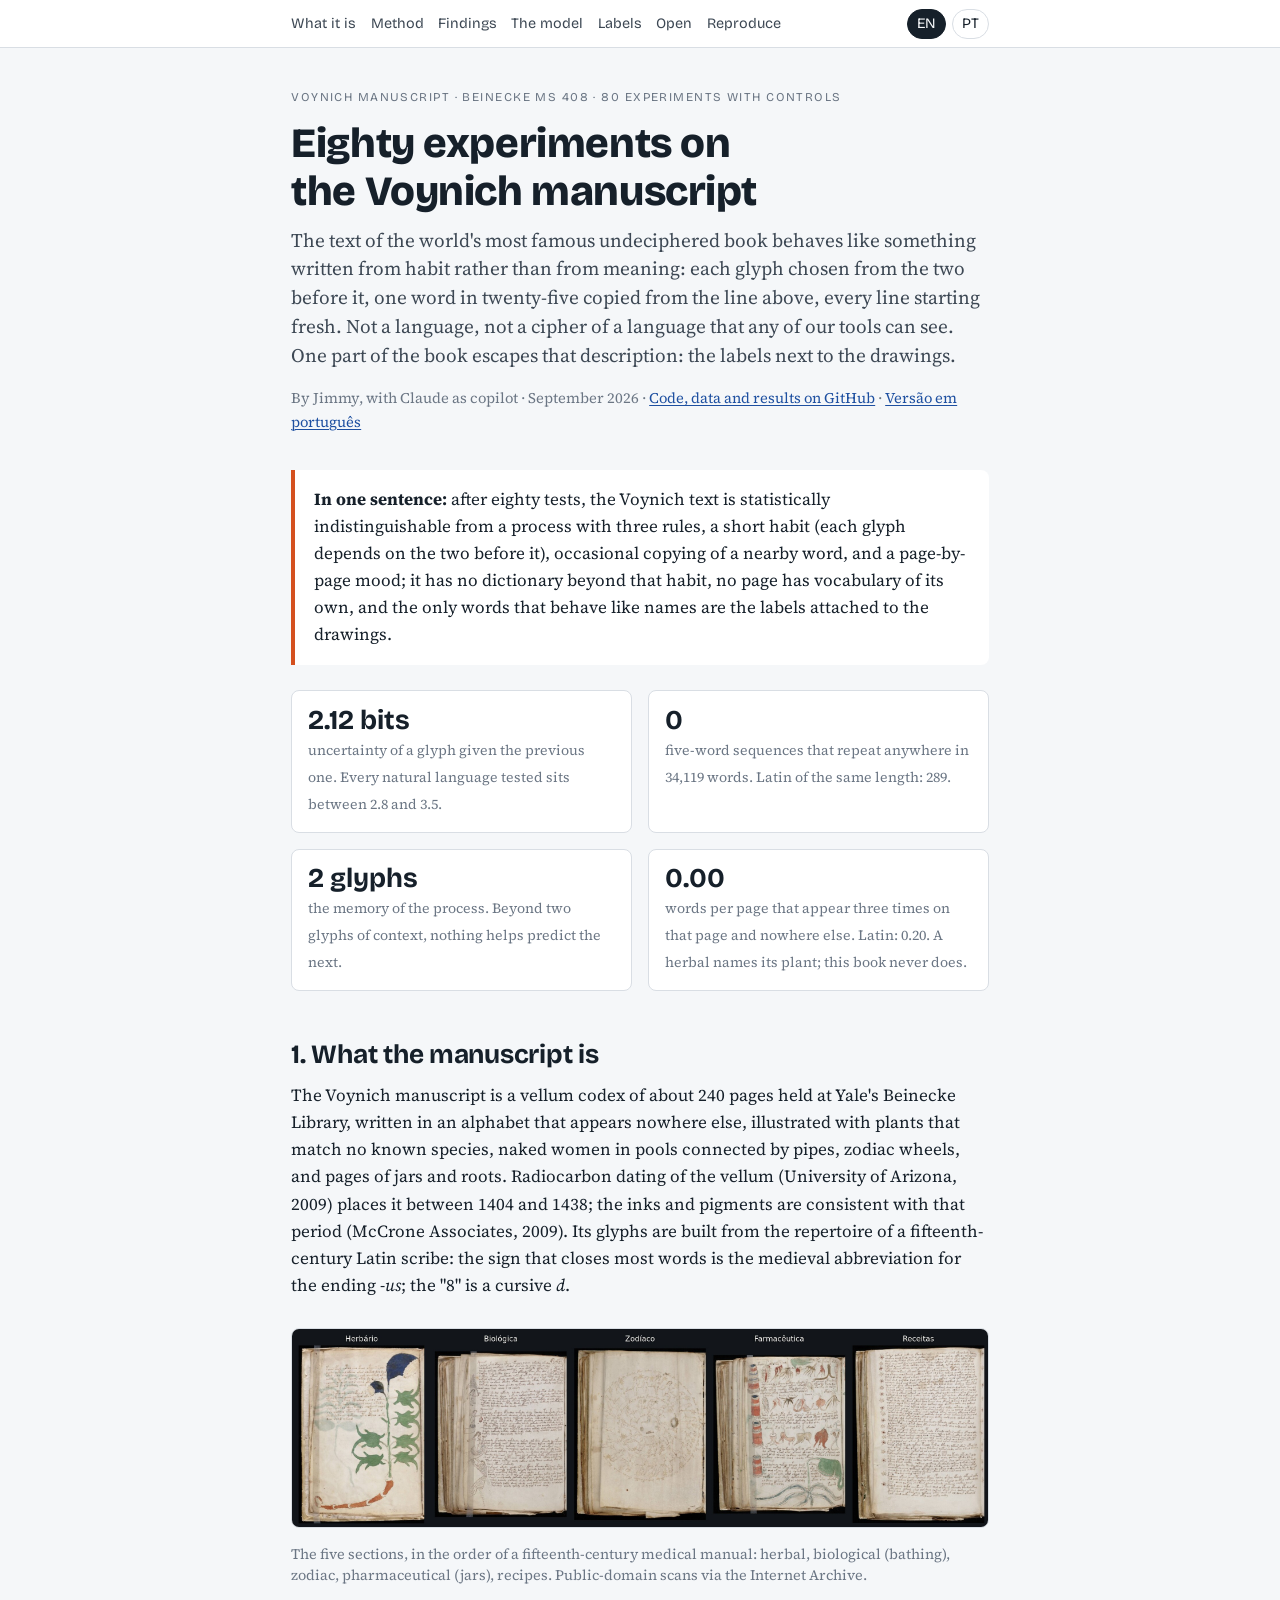
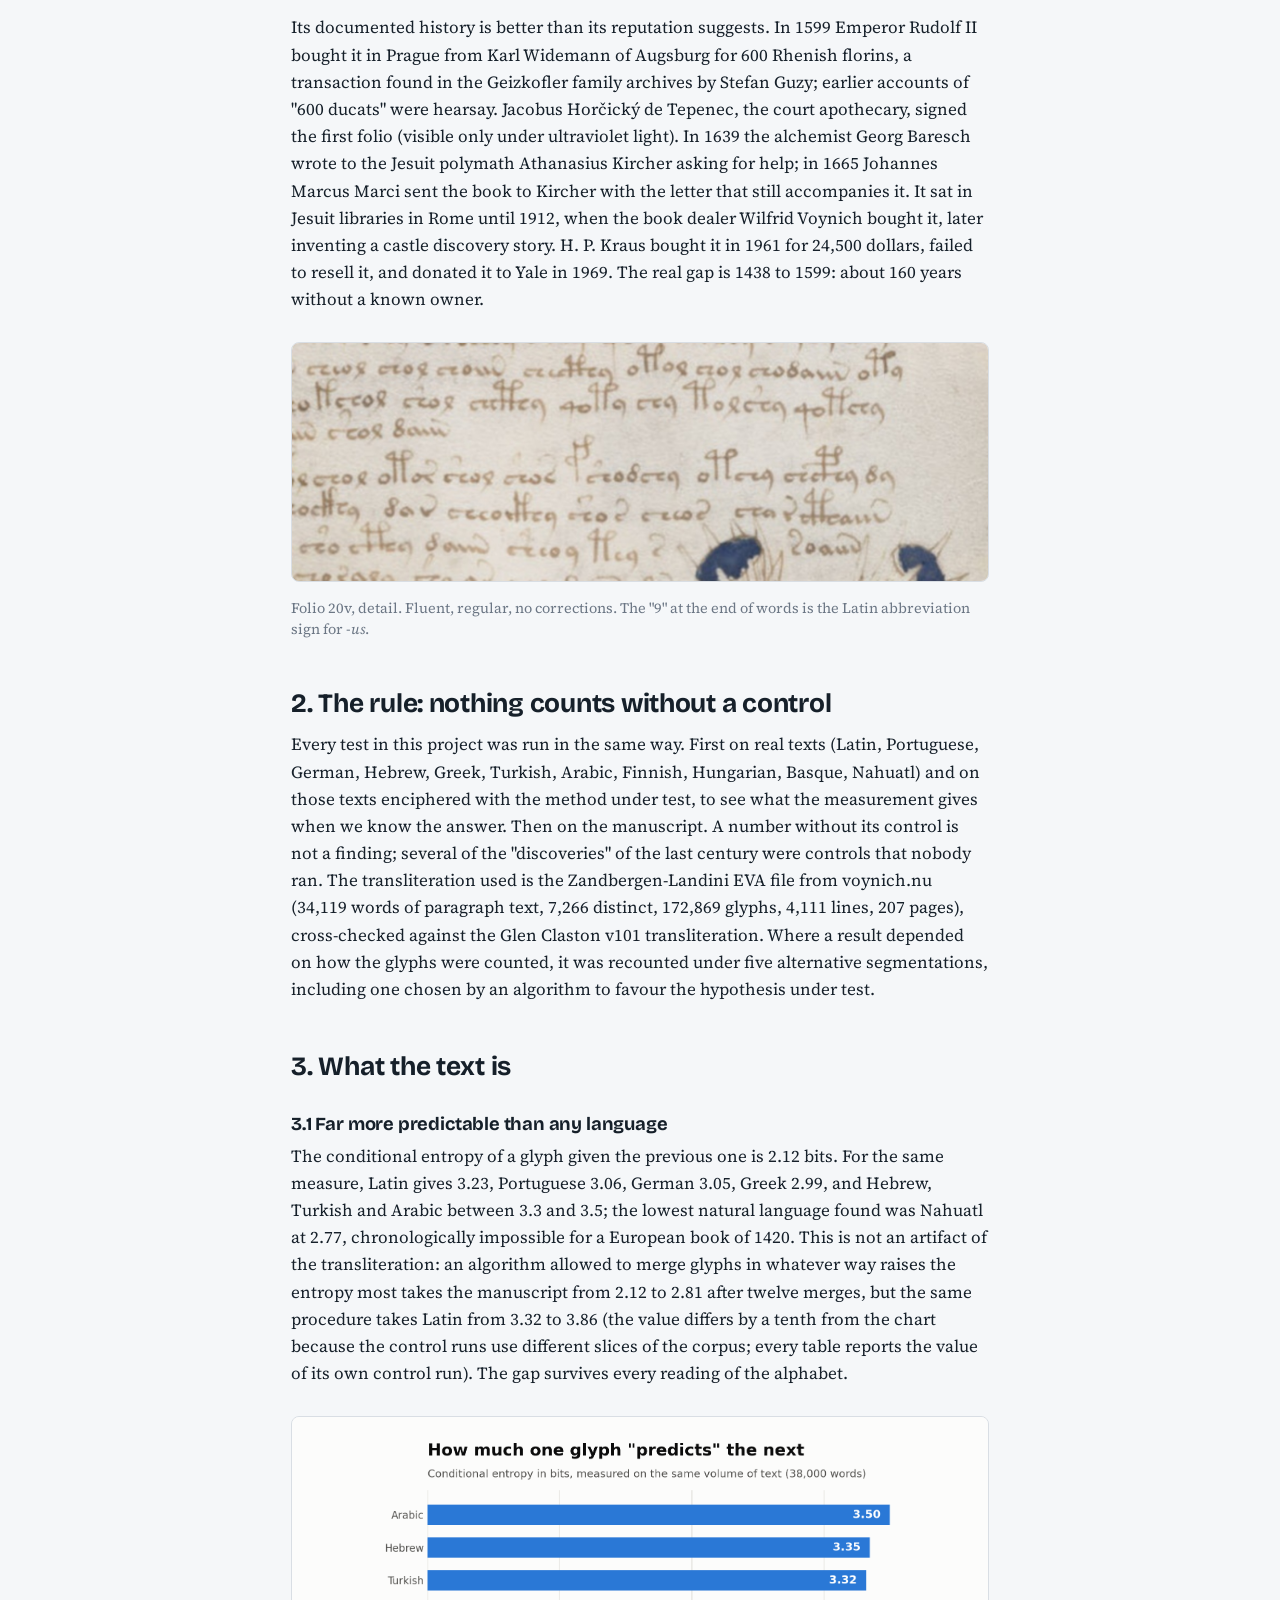
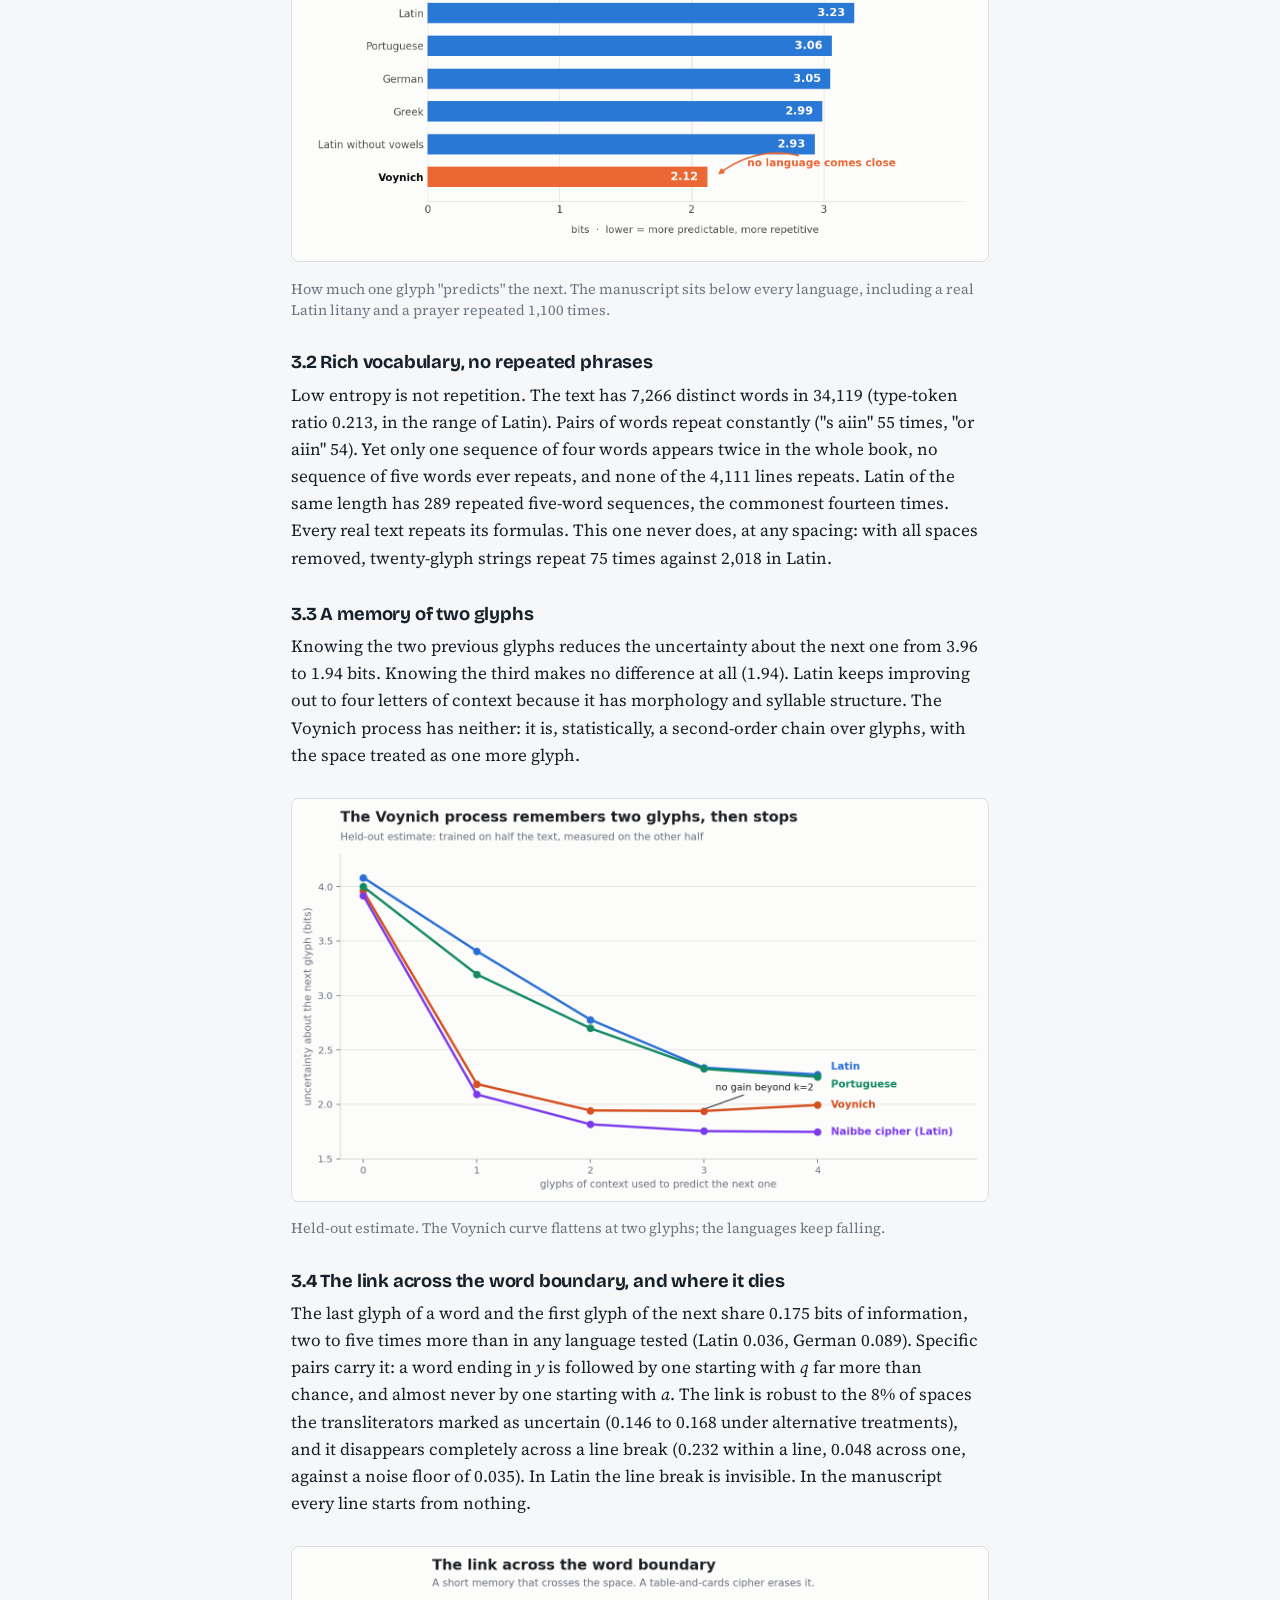
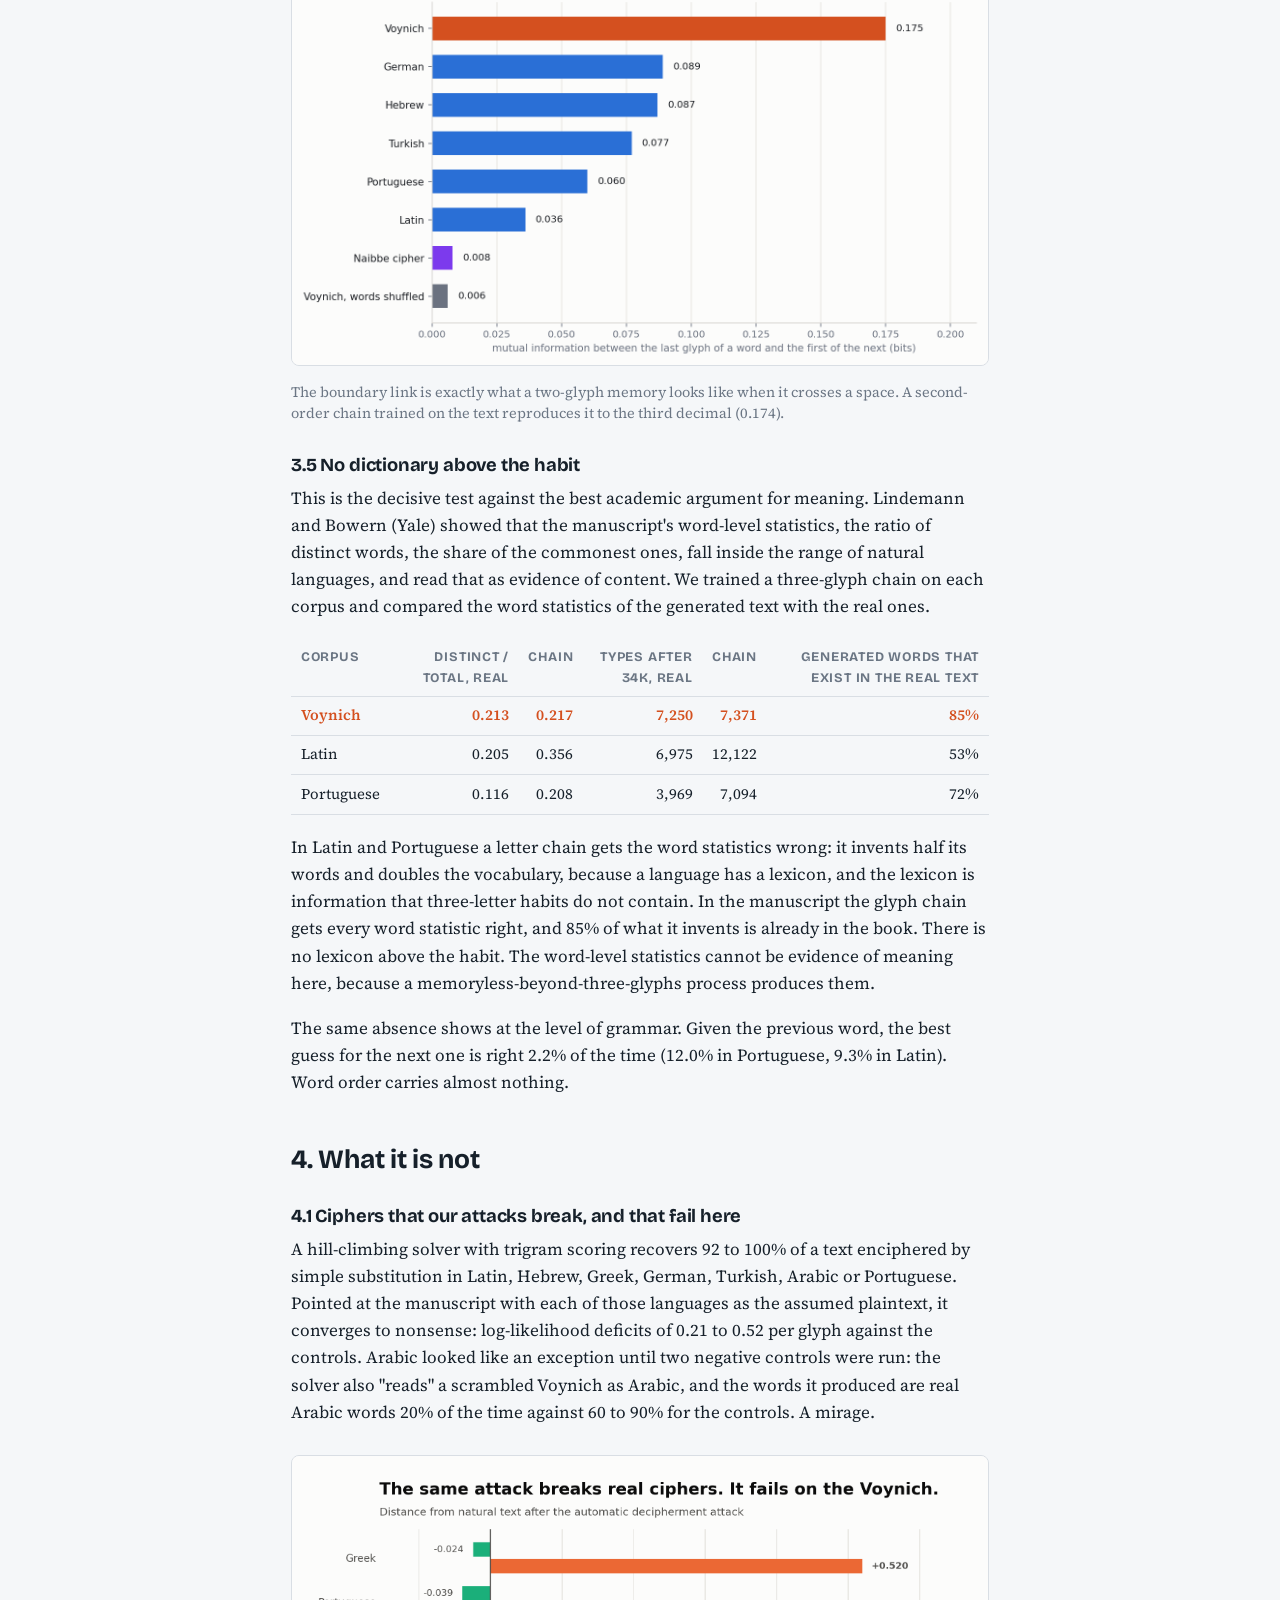
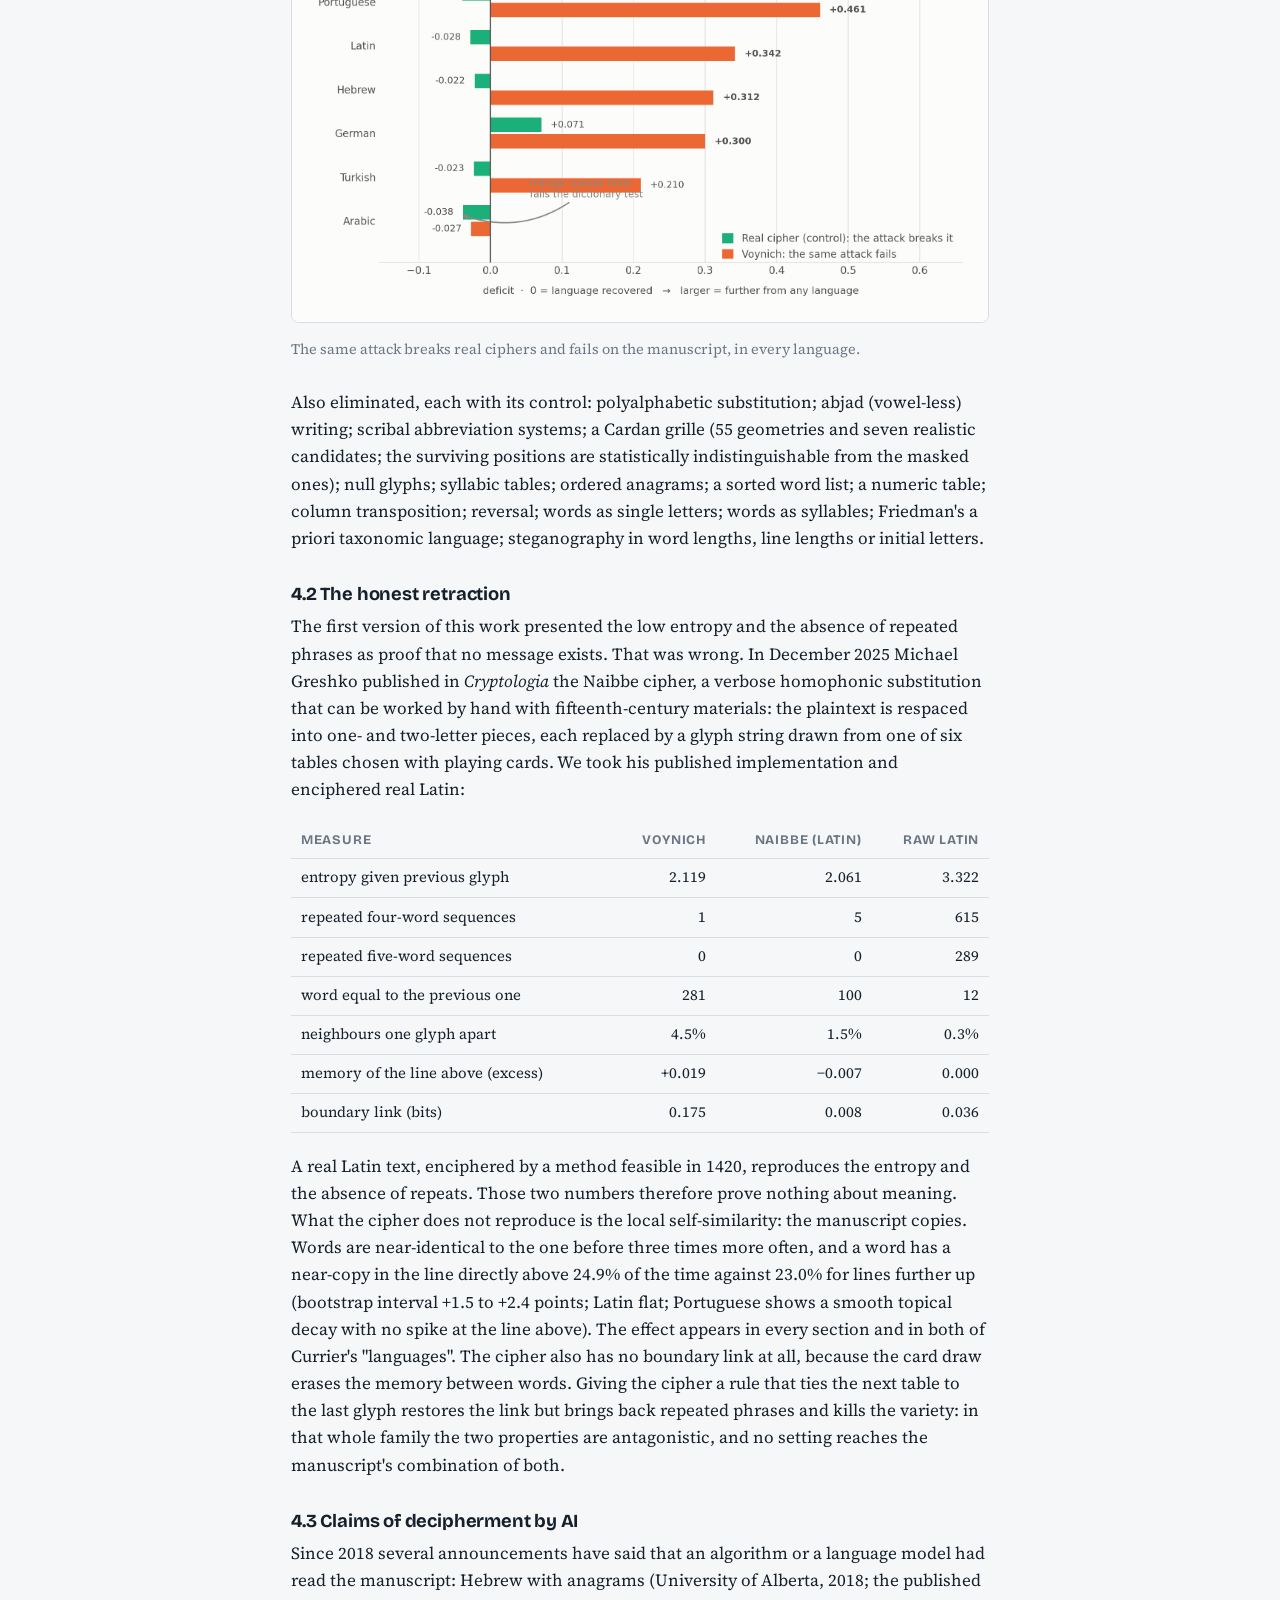
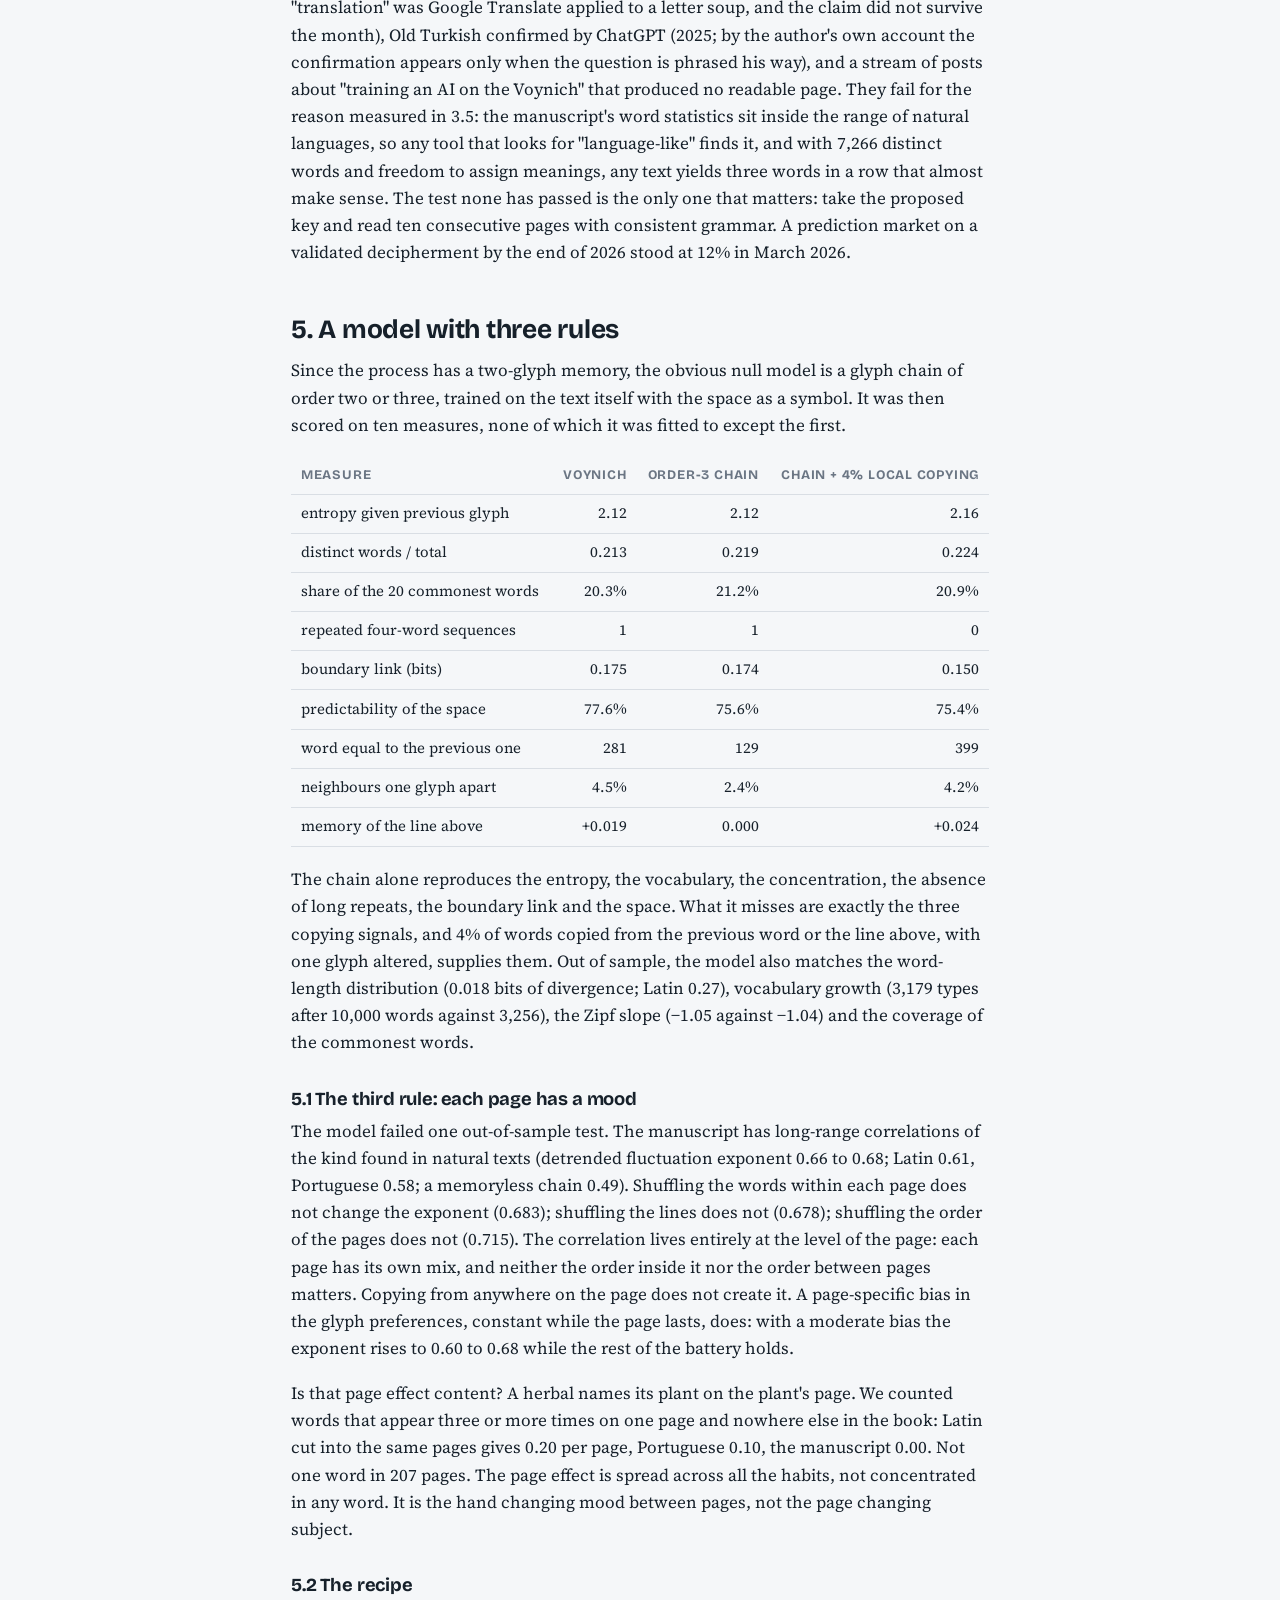
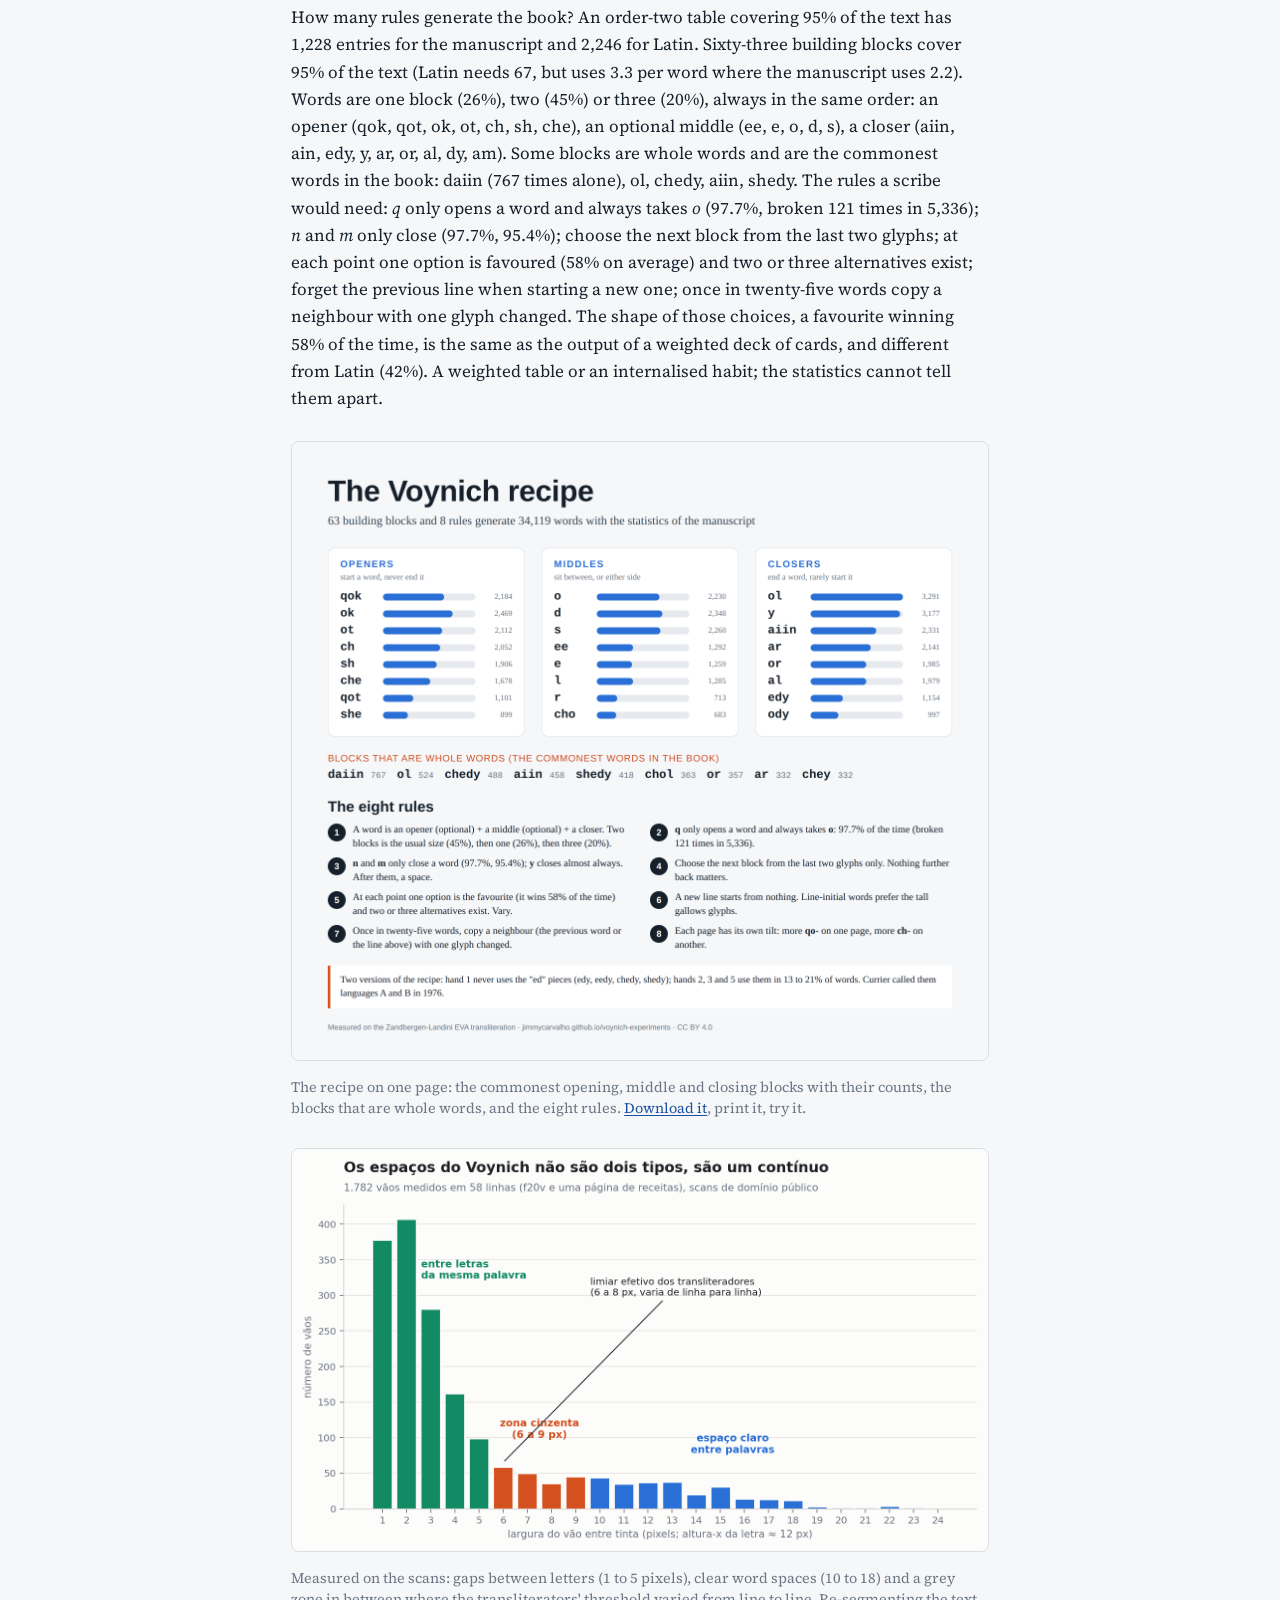
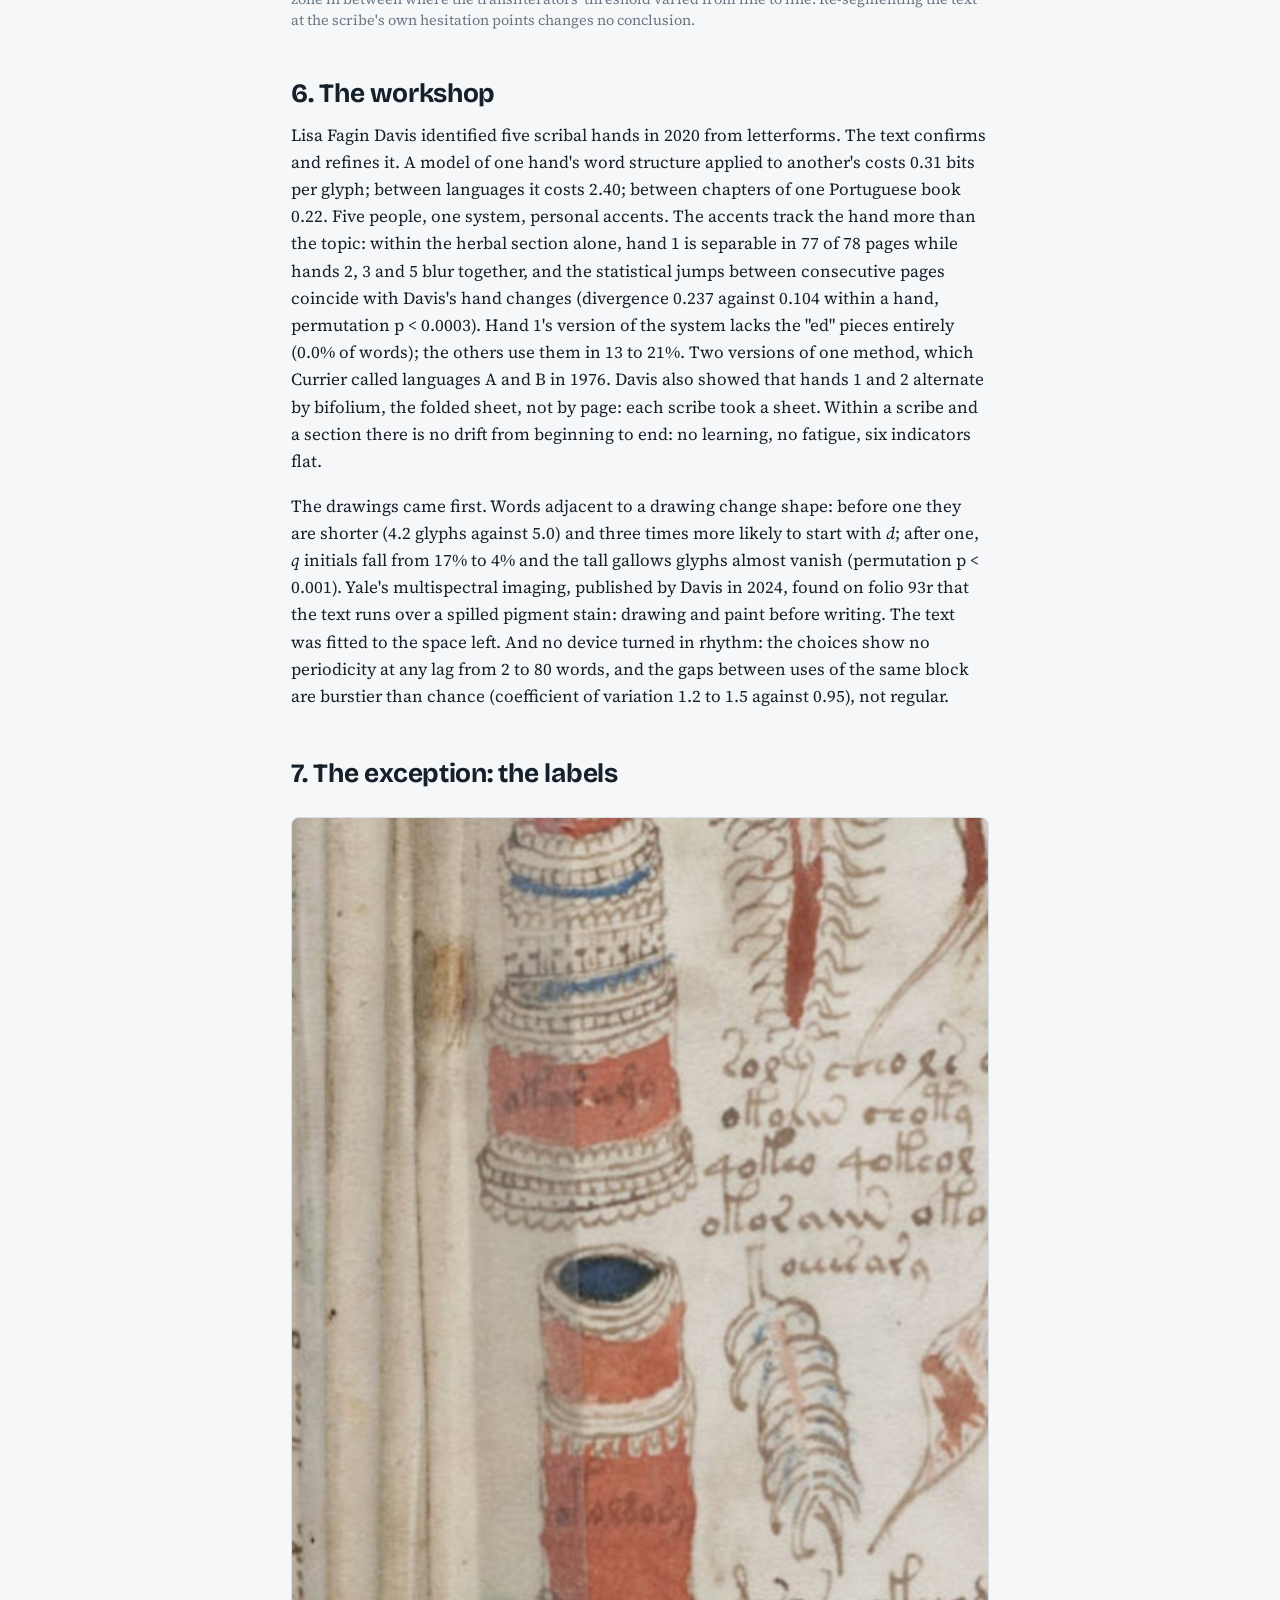
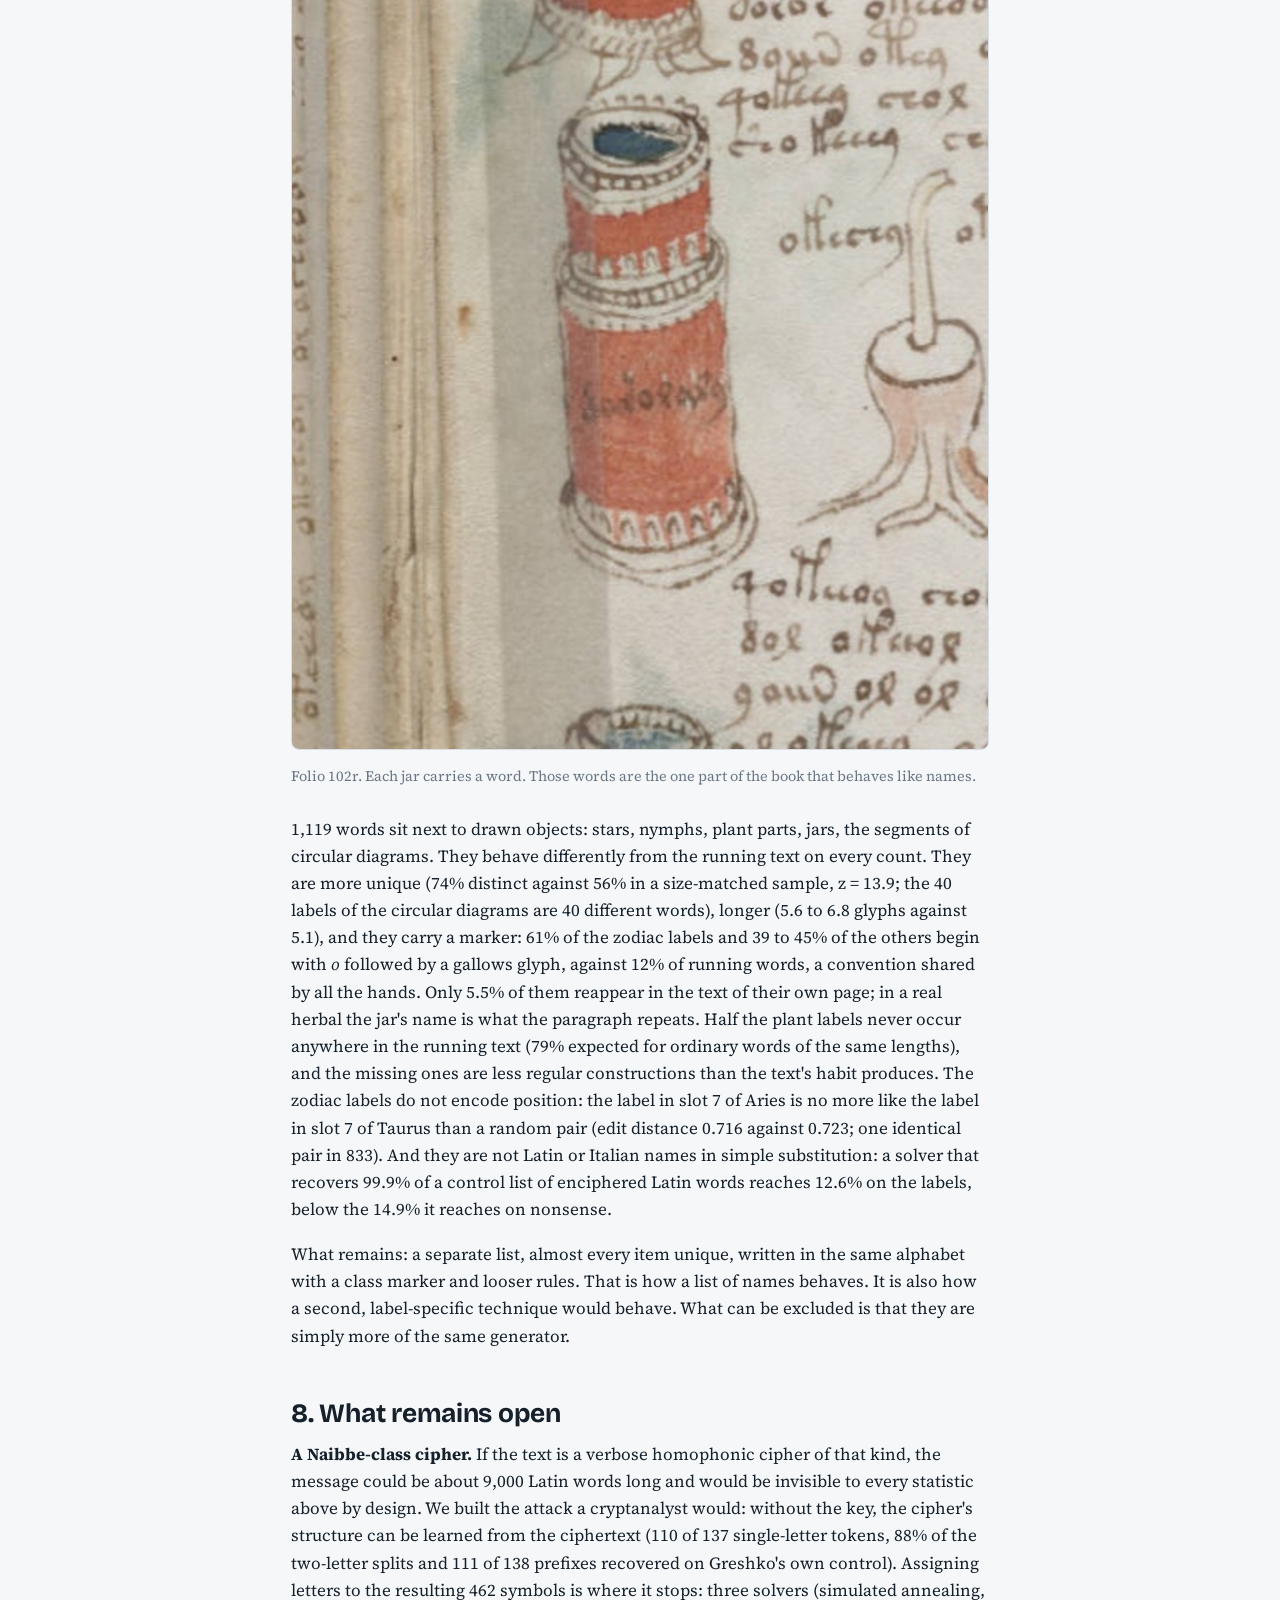
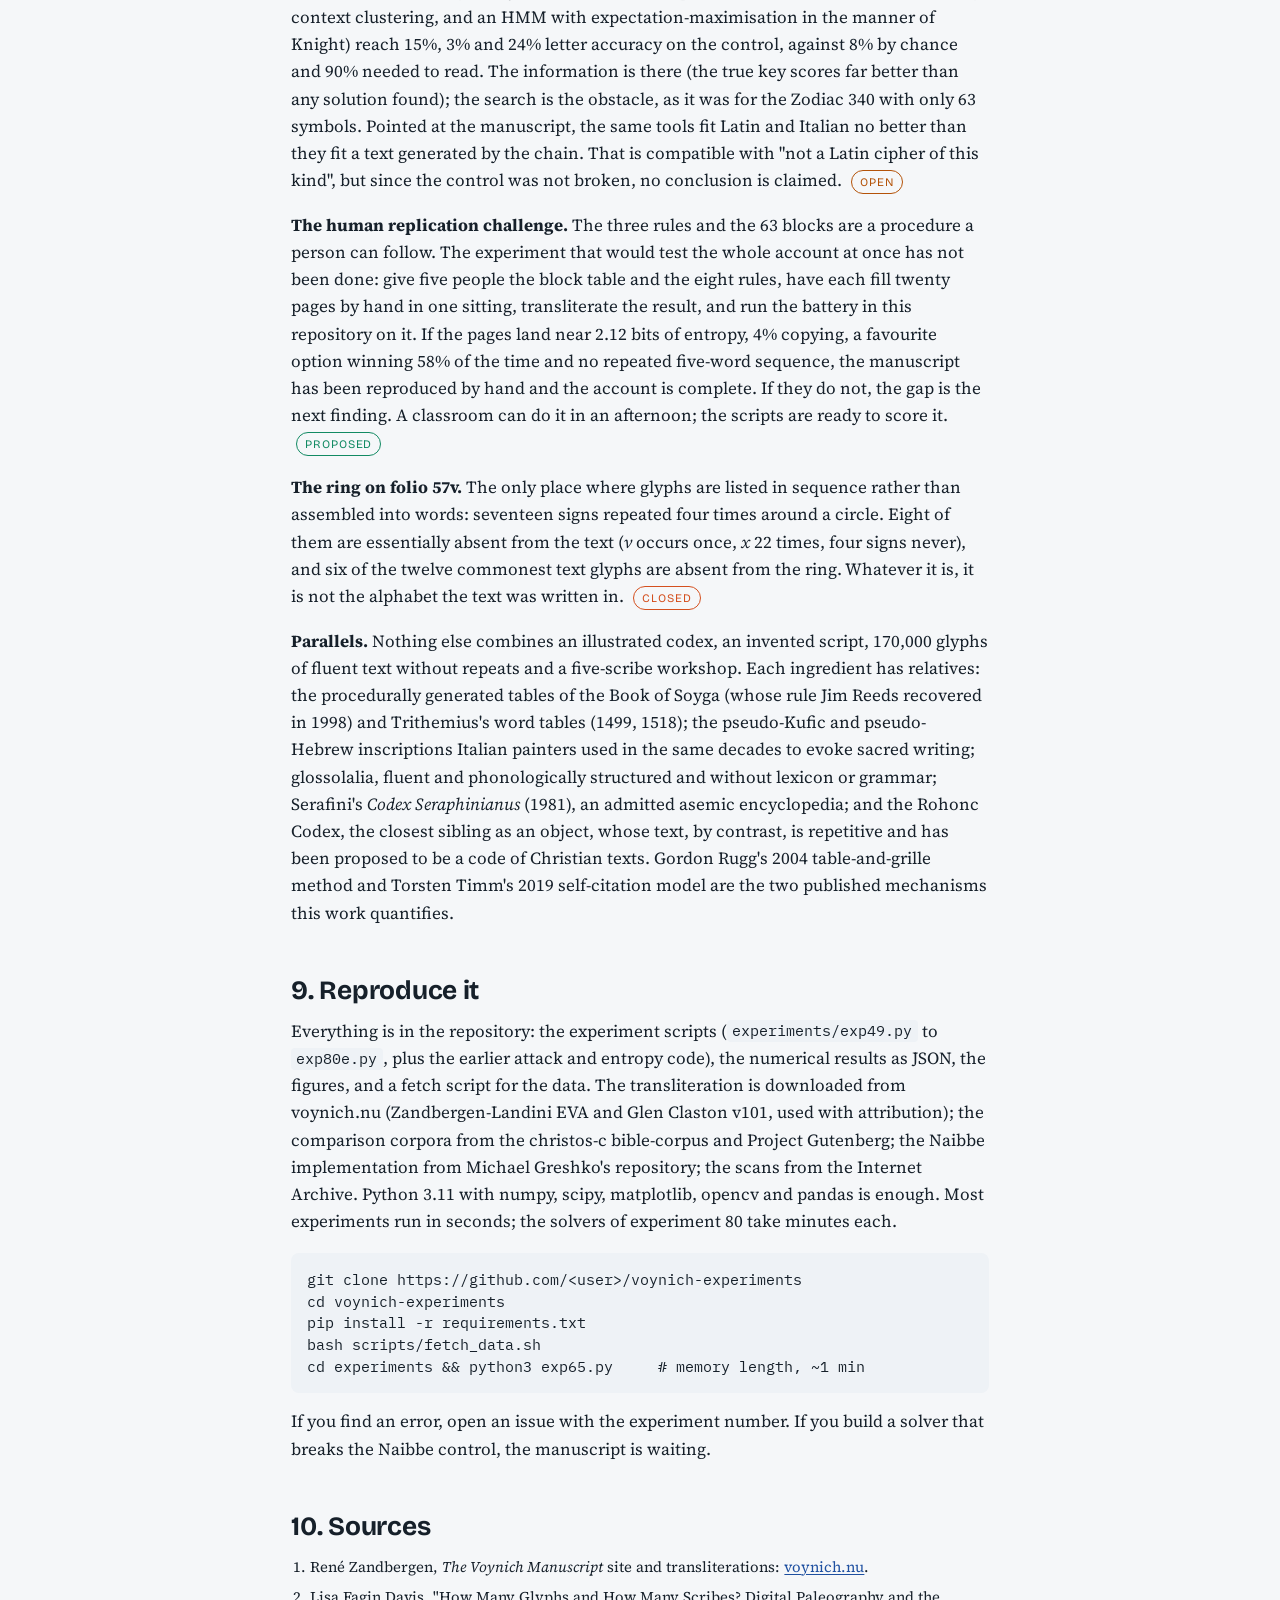
<file: docs/index.html>
<!doctype html>
<html lang="en">
<head>
<meta charset="utf-8">
<meta name="viewport" content="width=device-width, initial-scale=1">
<title>Eighty experiments on the Voynich manuscript</title>
<meta name="description" content="Eighty statistical experiments on the Voynich manuscript, each with a control: what the text is, what it is not, a three-rule model that reproduces it, the one exception (the labels), and what remains open.">
<link rel="preconnect" href="https://fonts.googleapis.com">
<link rel="stylesheet" href="https://fonts.googleapis.com/css2?family=Bricolage+Grotesque:wght@400;700;800&family=Source+Serif+4:ital,wght@0,400;0,600;1,400&family=IBM+Plex+Mono:wght@400;500&display=swap">
<link rel="stylesheet" href="assets/style.css">
</head>
<body>
<div class="top"><div class="in">
  <nav>
    <a href="#what">What it is</a><a href="#method">Method</a><a href="#is">Findings</a><a href="#model">The model</a><a href="#labels">Labels</a><a href="#open">Open</a><a href="#repro">Reproduce</a>
  </nav>
  <div class="lang"><a class="on" href="./">EN</a><a href="pt/">PT</a></div>
</div></div>

<main class="wrap">
<div class="eyebrow">Voynich manuscript · Beinecke MS 408 · 80 experiments with controls</div>
<h1>Eighty experiments on the Voynich manuscript</h1>
<p class="lede">The text of the world's most famous undeciphered book behaves like something written from habit rather than from meaning: each glyph chosen from the two before it, one word in twenty-five copied from the line above, every line starting fresh. Not a language, not a cipher of a language that any of our tools can see. One part of the book escapes that description: the labels next to the drawings.</p>
<p class="meta">By Jimmy, with Claude as copilot · September 2026 · <a href="https://github.com/JimmyCarvalho/voynich-experiments">Code, data and results on GitHub</a> · <a href="pt/">Versão em português</a></p>

<div class="key"><p><strong>In one sentence:</strong> after eighty tests, the Voynich text is statistically indistinguishable from a process with three rules, a short habit (each glyph depends on the two before it), occasional copying of a nearby word, and a page-by-page mood; it has no dictionary beyond that habit, no page has vocabulary of its own, and the only words that behave like names are the labels attached to the drawings.</p></div>

<div class="grid2">
  <div class="stat"><b>2.12 bits</b><span>uncertainty of a glyph given the previous one. Every natural language tested sits between 2.8 and 3.5.</span></div>
  <div class="stat"><b>0</b><span>five-word sequences that repeat anywhere in 34,119 words. Latin of the same length: 289.</span></div>
  <div class="stat"><b>2 glyphs</b><span>the memory of the process. Beyond two glyphs of context, nothing helps predict the next.</span></div>
  <div class="stat"><b>0.00</b><span>words per page that appear three times on that page and nowhere else. Latin: 0.20. A herbal names its plant; this book never does.</span></div>
</div>

<h2 id="what">1. What the manuscript is</h2>
<p>The Voynich manuscript is a vellum codex of about 240 pages held at Yale's Beinecke Library, written in an alphabet that appears nowhere else, illustrated with plants that match no known species, naked women in pools connected by pipes, zodiac wheels, and pages of jars and roots. Radiocarbon dating of the vellum (University of Arizona, 2009) places it between 1404 and 1438; the inks and pigments are consistent with that period (McCrone Associates, 2009). Its glyphs are built from the repertoire of a fifteenth-century Latin scribe: the sign that closes most words is the medieval abbreviation for the ending <em>-us</em>; the "8" is a cursive <em>d</em>.</p>
<figure><img src="assets/secoes.jpg" alt="Five pages of the manuscript, one per section: herbal, biological, zodiac, pharmaceutical, recipes"><figcaption>The five sections, in the order of a fifteenth-century medical manual: herbal, biological (bathing), zodiac, pharmaceutical (jars), recipes. Public-domain scans via the Internet Archive.</figcaption></figure>
<p>Its documented history is better than its reputation suggests. In 1599 Emperor Rudolf II bought it in Prague from Karl Widemann of Augsburg for 600 Rhenish florins, a transaction found in the Geizkofler family archives by Stefan Guzy; earlier accounts of "600 ducats" were hearsay. Jacobus Horčický de Tepenec, the court apothecary, signed the first folio (visible only under ultraviolet light). In 1639 the alchemist Georg Baresch wrote to the Jesuit polymath Athanasius Kircher asking for help; in 1665 Johannes Marcus Marci sent the book to Kircher with the letter that still accompanies it. It sat in Jesuit libraries in Rome until 1912, when the book dealer Wilfrid Voynich bought it, later inventing a castle discovery story. H. P. Kraus bought it in 1961 for 24,500 dollars, failed to resell it, and donated it to Yale in 1969. The real gap is 1438 to 1599: about 160 years without a known owner.</p>
<figure><img src="assets/zoom_glyphs.jpg" alt="Close-up of two lines of Voynich text"><figcaption>Folio 20v, detail. Fluent, regular, no corrections. The "9" at the end of words is the Latin abbreviation sign for <em>-us</em>.</figcaption></figure>

<h2 id="method">2. The rule: nothing counts without a control</h2>
<p>Every test in this project was run in the same way. First on real texts (Latin, Portuguese, German, Hebrew, Greek, Turkish, Arabic, Finnish, Hungarian, Basque, Nahuatl) and on those texts enciphered with the method under test, to see what the measurement gives when we know the answer. Then on the manuscript. A number without its control is not a finding; several of the "discoveries" of the last century were controls that nobody ran. The transliteration used is the Zandbergen-Landini EVA file from voynich.nu (34,119 words of paragraph text, 7,266 distinct, 172,869 glyphs, 4,111 lines, 207 pages), cross-checked against the Glen Claston v101 transliteration. Where a result depended on how the glyphs were counted, it was recounted under five alternative segmentations, including one chosen by an algorithm to favour the hypothesis under test.</p>

<h2 id="is">3. What the text is</h2>
<h3>3.1 Far more predictable than any language</h3>
<p>The conditional entropy of a glyph given the previous one is 2.12 bits. For the same measure, Latin gives 3.23, Portuguese 3.06, German 3.05, Greek 2.99, and Hebrew, Turkish and Arabic between 3.3 and 3.5; the lowest natural language found was Nahuatl at 2.77, chronologically impossible for a European book of 1420. This is not an artifact of the transliteration: an algorithm allowed to merge glyphs in whatever way raises the entropy most takes the manuscript from 2.12 to 2.81 after twelve merges, but the same procedure takes Latin from 3.32 to 3.86 (the value differs by a tenth from the chart because the control runs use different slices of the corpus; every table reports the value of its own control run). The gap survives every reading of the alphabet.</p>
<figure><img src="assets/g1_entropy_en.png" alt="Bar chart: conditional entropy of the Voynich text versus eleven languages"><figcaption>How much one glyph "predicts" the next. The manuscript sits below every language, including a real Latin litany and a prayer repeated 1,100 times.</figcaption></figure>
<h3>3.2 Rich vocabulary, no repeated phrases</h3>
<p>Low entropy is not repetition. The text has 7,266 distinct words in 34,119 (type-token ratio 0.213, in the range of Latin). Pairs of words repeat constantly ("s aiin" 55 times, "or aiin" 54). Yet only one sequence of four words appears twice in the whole book, no sequence of five words ever repeats, and none of the 4,111 lines repeats. Latin of the same length has 289 repeated five-word sequences, the commonest fourteen times. Every real text repeats its formulas. This one never does, at any spacing: with all spaces removed, twenty-glyph strings repeat 75 times against 2,018 in Latin.</p>
<h3>3.3 A memory of two glyphs</h3>
<p>Knowing the two previous glyphs reduces the uncertainty about the next one from 3.96 to 1.94 bits. Knowing the third makes no difference at all (1.94). Latin keeps improving out to four letters of context because it has morphology and syllable structure. The Voynich process has neither: it is, statistically, a second-order chain over glyphs, with the space treated as one more glyph.</p>
<figure><img src="assets/g5_memory_en.png" alt="Line chart: uncertainty about the next glyph versus context length for Voynich, Latin, Portuguese and the Naibbe cipher"><figcaption>Held-out estimate. The Voynich curve flattens at two glyphs; the languages keep falling.</figcaption></figure>
<h3>3.4 The link across the word boundary, and where it dies</h3>
<p>The last glyph of a word and the first glyph of the next share 0.175 bits of information, two to five times more than in any language tested (Latin 0.036, German 0.089). Specific pairs carry it: a word ending in <em>y</em> is followed by one starting with <em>q</em> far more than chance, and almost never by one starting with <em>a</em>. The link is robust to the 8% of spaces the transliterators marked as uncertain (0.146 to 0.168 under alternative treatments), and it disappears completely across a line break (0.232 within a line, 0.048 across one, against a noise floor of 0.035). In Latin the line break is invisible. In the manuscript every line starts from nothing.</p>
<figure><img src="assets/g6_boundary_en.png" alt="Bar chart: mutual information across the word boundary for Voynich, five languages, the Naibbe cipher and shuffled Voynich"><figcaption>The boundary link is exactly what a two-glyph memory looks like when it crosses a space. A second-order chain trained on the text reproduces it to the third decimal (0.174).</figcaption></figure>
<h3>3.5 No dictionary above the habit</h3>
<p>This is the decisive test against the best academic argument for meaning. Lindemann and Bowern (Yale) showed that the manuscript's word-level statistics, the ratio of distinct words, the share of the commonest ones, fall inside the range of natural languages, and read that as evidence of content. We trained a three-glyph chain on each corpus and compared the word statistics of the generated text with the real ones.</p>
<div class="tbl"><table>
<tr><th>corpus</th><th>distinct / total, real</th><th>chain</th><th>types after 34k, real</th><th>chain</th><th>generated words that exist in the real text</th></tr>
<tr class="voy"><td>Voynich</td><td class="n">0.213</td><td class="n">0.217</td><td class="n">7,250</td><td class="n">7,371</td><td class="n">85%</td></tr>
<tr><td>Latin</td><td class="n">0.205</td><td class="n">0.356</td><td class="n">6,975</td><td class="n">12,122</td><td class="n">53%</td></tr>
<tr><td>Portuguese</td><td class="n">0.116</td><td class="n">0.208</td><td class="n">3,969</td><td class="n">7,094</td><td class="n">72%</td></tr>
</table></div>
<p>In Latin and Portuguese a letter chain gets the word statistics wrong: it invents half its words and doubles the vocabulary, because a language has a lexicon, and the lexicon is information that three-letter habits do not contain. In the manuscript the glyph chain gets every word statistic right, and 85% of what it invents is already in the book. There is no lexicon above the habit. The word-level statistics cannot be evidence of meaning here, because a memoryless-beyond-three-glyphs process produces them.</p>
<p>The same absence shows at the level of grammar. Given the previous word, the best guess for the next one is right 2.2% of the time (12.0% in Portuguese, 9.3% in Latin). Word order carries almost nothing.</p>

<h2 id="isnot">4. What it is not</h2>
<h3>4.1 Ciphers that our attacks break, and that fail here</h3>
<p>A hill-climbing solver with trigram scoring recovers 92 to 100% of a text enciphered by simple substitution in Latin, Hebrew, Greek, German, Turkish, Arabic or Portuguese. Pointed at the manuscript with each of those languages as the assumed plaintext, it converges to nonsense: log-likelihood deficits of 0.21 to 0.52 per glyph against the controls. Arabic looked like an exception until two negative controls were run: the solver also "reads" a scrambled Voynich as Arabic, and the words it produced are real Arabic words 20% of the time against 60 to 90% for the controls. A mirage.</p>
<figure><img src="assets/g2_scoreboard_en.png" alt="Scoreboard: cipher attack recovery on controls versus deficit on the Voynich for seven languages"><figcaption>The same attack breaks real ciphers and fails on the manuscript, in every language.</figcaption></figure>
<p>Also eliminated, each with its control: polyalphabetic substitution; abjad (vowel-less) writing; scribal abbreviation systems; a Cardan grille (55 geometries and seven realistic candidates; the surviving positions are statistically indistinguishable from the masked ones); null glyphs; syllabic tables; ordered anagrams; a sorted word list; a numeric table; column transposition; reversal; words as single letters; words as syllables; Friedman's a priori taxonomic language; steganography in word lengths, line lengths or initial letters.</p>
<h3>4.2 The honest retraction</h3>
<p>The first version of this work presented the low entropy and the absence of repeated phrases as proof that no message exists. That was wrong. In December 2025 Michael Greshko published in <em>Cryptologia</em> the Naibbe cipher, a verbose homophonic substitution that can be worked by hand with fifteenth-century materials: the plaintext is respaced into one- and two-letter pieces, each replaced by a glyph string drawn from one of six tables chosen with playing cards. We took his published implementation and enciphered real Latin:</p>
<div class="tbl"><table>
<tr><th>measure</th><th>Voynich</th><th>Naibbe (Latin)</th><th>raw Latin</th></tr>
<tr><td>entropy given previous glyph</td><td class="n">2.119</td><td class="n">2.061</td><td class="n">3.322</td></tr>
<tr><td>repeated four-word sequences</td><td class="n">1</td><td class="n">5</td><td class="n">615</td></tr>
<tr><td>repeated five-word sequences</td><td class="n">0</td><td class="n">0</td><td class="n">289</td></tr>
<tr><td>word equal to the previous one</td><td class="n">281</td><td class="n">100</td><td class="n">12</td></tr>
<tr><td>neighbours one glyph apart</td><td class="n">4.5%</td><td class="n">1.5%</td><td class="n">0.3%</td></tr>
<tr><td>memory of the line above (excess)</td><td class="n">+0.019</td><td class="n">−0.007</td><td class="n">0.000</td></tr>
<tr><td>boundary link (bits)</td><td class="n">0.175</td><td class="n">0.008</td><td class="n">0.036</td></tr>
</table></div>
<p>A real Latin text, enciphered by a method feasible in 1420, reproduces the entropy and the absence of repeats. Those two numbers therefore prove nothing about meaning. What the cipher does not reproduce is the local self-similarity: the manuscript copies. Words are near-identical to the one before three times more often, and a word has a near-copy in the line directly above 24.9% of the time against 23.0% for lines further up (bootstrap interval +1.5 to +2.4 points; Latin flat; Portuguese shows a smooth topical decay with no spike at the line above). The effect appears in every section and in both of Currier's "languages". The cipher also has no boundary link at all, because the card draw erases the memory between words. Giving the cipher a rule that ties the next table to the last glyph restores the link but brings back repeated phrases and kills the variety: in that whole family the two properties are antagonistic, and no setting reaches the manuscript's combination of both.</p>

<h3>4.3 Claims of decipherment by AI</h3>
<p>Since 2018 several announcements have said that an algorithm or a language model had read the manuscript: Hebrew with anagrams (University of Alberta, 2018; the published "translation" was Google Translate applied to a letter soup, and the claim did not survive the month), Old Turkish confirmed by ChatGPT (2025; by the author's own account the confirmation appears only when the question is phrased his way), and a stream of posts about "training an AI on the Voynich" that produced no readable page. They fail for the reason measured in 3.5: the manuscript's word statistics sit inside the range of natural languages, so any tool that looks for "language-like" finds it, and with 7,266 distinct words and freedom to assign meanings, any text yields three words in a row that almost make sense. The test none has passed is the only one that matters: take the proposed key and read ten consecutive pages with consistent grammar. A prediction market on a validated decipherment by the end of 2026 stood at 12% in March 2026.</p>

<h2 id="model">5. A model with three rules</h2>
<p>Since the process has a two-glyph memory, the obvious null model is a glyph chain of order two or three, trained on the text itself with the space as a symbol. It was then scored on ten measures, none of which it was fitted to except the first.</p>
<div class="tbl"><table>
<tr><th>measure</th><th>Voynich</th><th>order-3 chain</th><th>chain + 4% local copying</th></tr>
<tr><td>entropy given previous glyph</td><td class="n">2.12</td><td class="n">2.12</td><td class="n">2.16</td></tr>
<tr><td>distinct words / total</td><td class="n">0.213</td><td class="n">0.219</td><td class="n">0.224</td></tr>
<tr><td>share of the 20 commonest words</td><td class="n">20.3%</td><td class="n">21.2%</td><td class="n">20.9%</td></tr>
<tr><td>repeated four-word sequences</td><td class="n">1</td><td class="n">1</td><td class="n">0</td></tr>
<tr><td>boundary link (bits)</td><td class="n">0.175</td><td class="n">0.174</td><td class="n">0.150</td></tr>
<tr><td>predictability of the space</td><td class="n">77.6%</td><td class="n">75.6%</td><td class="n">75.4%</td></tr>
<tr><td>word equal to the previous one</td><td class="n">281</td><td class="n">129</td><td class="n">399</td></tr>
<tr><td>neighbours one glyph apart</td><td class="n">4.5%</td><td class="n">2.4%</td><td class="n">4.2%</td></tr>
<tr><td>memory of the line above</td><td class="n">+0.019</td><td class="n">0.000</td><td class="n">+0.024</td></tr>
</table></div>
<p>The chain alone reproduces the entropy, the vocabulary, the concentration, the absence of long repeats, the boundary link and the space. What it misses are exactly the three copying signals, and 4% of words copied from the previous word or the line above, with one glyph altered, supplies them. Out of sample, the model also matches the word-length distribution (0.018 bits of divergence; Latin 0.27), vocabulary growth (3,179 types after 10,000 words against 3,256), the Zipf slope (−1.05 against −1.04) and the coverage of the commonest words.</p>
<h3>5.1 The third rule: each page has a mood</h3>
<p>The model failed one out-of-sample test. The manuscript has long-range correlations of the kind found in natural texts (detrended fluctuation exponent 0.66 to 0.68; Latin 0.61, Portuguese 0.58; a memoryless chain 0.49). Shuffling the words within each page does not change the exponent (0.683); shuffling the lines does not (0.678); shuffling the order of the pages does not (0.715). The correlation lives entirely at the level of the page: each page has its own mix, and neither the order inside it nor the order between pages matters. Copying from anywhere on the page does not create it. A page-specific bias in the glyph preferences, constant while the page lasts, does: with a moderate bias the exponent rises to 0.60 to 0.68 while the rest of the battery holds.</p>
<p>Is that page effect content? A herbal names its plant on the plant's page. We counted words that appear three or more times on one page and nowhere else in the book: Latin cut into the same pages gives 0.20 per page, Portuguese 0.10, the manuscript 0.00. Not one word in 207 pages. The page effect is spread across all the habits, not concentrated in any word. It is the hand changing mood between pages, not the page changing subject.</p>
<h3>5.2 The recipe</h3>
<p>How many rules generate the book? An order-two table covering 95% of the text has 1,228 entries for the manuscript and 2,246 for Latin. Sixty-three building blocks cover 95% of the text (Latin needs 67, but uses 3.3 per word where the manuscript uses 2.2). Words are one block (26%), two (45%) or three (20%), always in the same order: an opener (qok, qot, ok, ot, ch, sh, che), an optional middle (ee, e, o, d, s), a closer (aiin, ain, edy, y, ar, or, al, dy, am). Some blocks are whole words and are the commonest words in the book: daiin (767 times alone), ol, chedy, aiin, shedy. The rules a scribe would need: <em>q</em> only opens a word and always takes <em>o</em> (97.7%, broken 121 times in 5,336); <em>n</em> and <em>m</em> only close (97.7%, 95.4%); choose the next block from the last two glyphs; at each point one option is favoured (58% on average) and two or three alternatives exist; forget the previous line when starting a new one; once in twenty-five words copy a neighbour with one glyph changed. The shape of those choices, a favourite winning 58% of the time, is the same as the output of a weighted deck of cards, and different from Latin (42%). A weighted table or an internalised habit; the statistics cannot tell them apart.</p>
<figure><img src="assets/recipe_en.png" alt="The Voynich recipe on one page: opening, middle and closing blocks with counts, whole-word blocks, and the eight rules"><figcaption>The recipe on one page: the commonest opening, middle and closing blocks with their counts, the blocks that are whole words, and the eight rules. <a href="assets/recipe_en.png">Download it</a>, print it, try it.</figcaption></figure>
<figure><img src="assets/g4_vaos.png" alt="Histogram of gap widths between ink strokes in two pages of the manuscript"><figcaption>Measured on the scans: gaps between letters (1 to 5 pixels), clear word spaces (10 to 18) and a grey zone in between where the transliterators' threshold varied from line to line. Re-segmenting the text at the scribe's own hesitation points changes no conclusion.</figcaption></figure>

<h2 id="workshop">6. The workshop</h2>
<p>Lisa Fagin Davis identified five scribal hands in 2020 from letterforms. The text confirms and refines it. A model of one hand's word structure applied to another's costs 0.31 bits per glyph; between languages it costs 2.40; between chapters of one Portuguese book 0.22. Five people, one system, personal accents. The accents track the hand more than the topic: within the herbal section alone, hand 1 is separable in 77 of 78 pages while hands 2, 3 and 5 blur together, and the statistical jumps between consecutive pages coincide with Davis's hand changes (divergence 0.237 against 0.104 within a hand, permutation p &lt; 0.0003). Hand 1's version of the system lacks the "ed" pieces entirely (0.0% of words); the others use them in 13 to 21%. Two versions of one method, which Currier called languages A and B in 1976. Davis also showed that hands 1 and 2 alternate by bifolium, the folded sheet, not by page: each scribe took a sheet. Within a scribe and a section there is no drift from beginning to end: no learning, no fatigue, six indicators flat.</p>
<p>The drawings came first. Words adjacent to a drawing change shape: before one they are shorter (4.2 glyphs against 5.0) and three times more likely to start with <em>d</em>; after one, <em>q</em> initials fall from 17% to 4% and the tall gallows glyphs almost vanish (permutation p &lt; 0.001). Yale's multispectral imaging, published by Davis in 2024, found on folio 93r that the text runs over a spilled pigment stain: drawing and paint before writing. The text was fitted to the space left. And no device turned in rhythm: the choices show no periodicity at any lag from 2 to 80 words, and the gaps between uses of the same block are burstier than chance (coefficient of variation 1.2 to 1.5 against 0.95), not regular.</p>

<h2 id="labels">7. The exception: the labels</h2>
<figure><img src="assets/ph_jars.jpg" alt="Apothecary jars drawn in a column, each with a word written on its body"><figcaption>Folio 102r. Each jar carries a word. Those words are the one part of the book that behaves like names.</figcaption></figure>
<p>1,119 words sit next to drawn objects: stars, nymphs, plant parts, jars, the segments of circular diagrams. They behave differently from the running text on every count. They are more unique (74% distinct against 56% in a size-matched sample, z = 13.9; the 40 labels of the circular diagrams are 40 different words), longer (5.6 to 6.8 glyphs against 5.1), and they carry a marker: 61% of the zodiac labels and 39 to 45% of the others begin with <em>o</em> followed by a gallows glyph, against 12% of running words, a convention shared by all the hands. Only 5.5% of them reappear in the text of their own page; in a real herbal the jar's name is what the paragraph repeats. Half the plant labels never occur anywhere in the running text (79% expected for ordinary words of the same lengths), and the missing ones are less regular constructions than the text's habit produces. The zodiac labels do not encode position: the label in slot 7 of Aries is no more like the label in slot 7 of Taurus than a random pair (edit distance 0.716 against 0.723; one identical pair in 833). And they are not Latin or Italian names in simple substitution: a solver that recovers 99.9% of a control list of enciphered Latin words reaches 12.6% on the labels, below the 14.9% it reaches on nonsense.</p>
<p>What remains: a separate list, almost every item unique, written in the same alphabet with a class marker and looser rules. That is how a list of names behaves. It is also how a second, label-specific technique would behave. What can be excluded is that they are simply more of the same generator.</p>

<h2 id="open">8. What remains open</h2>
<p><strong>A Naibbe-class cipher.</strong> If the text is a verbose homophonic cipher of that kind, the message could be about 9,000 Latin words long and would be invisible to every statistic above by design. We built the attack a cryptanalyst would: without the key, the cipher's structure can be learned from the ciphertext (110 of 137 single-letter tokens, 88% of the two-letter splits and 111 of 138 prefixes recovered on Greshko's own control). Assigning letters to the resulting 462 symbols is where it stops: three solvers (simulated annealing, context clustering, and an HMM with expectation-maximisation in the manner of Knight) reach 15%, 3% and 24% letter accuracy on the control, against 8% by chance and 90% needed to read. The information is there (the true key scores far better than any solution found); the search is the obstacle, as it was for the Zodiac 340 with only 63 symbols. Pointed at the manuscript, the same tools fit Latin and Italian no better than they fit a text generated by the chain. That is compatible with "not a Latin cipher of this kind", but since the control was not broken, no conclusion is claimed. <span class="chip open">open</span></p>
<p><strong>The human replication challenge.</strong> The three rules and the 63 blocks are a procedure a person can follow. The experiment that would test the whole account at once has not been done: give five people the block table and the eight rules, have each fill twenty pages by hand in one sitting, transliterate the result, and run the battery in this repository on it. If the pages land near 2.12 bits of entropy, 4% copying, a favourite option winning 58% of the time and no repeated five-word sequence, the manuscript has been reproduced by hand and the account is complete. If they do not, the gap is the next finding. A classroom can do it in an afternoon; the scripts are ready to score it. <span class="chip up">proposed</span></p>
<p><strong>The ring on folio 57v.</strong> The only place where glyphs are listed in sequence rather than assembled into words: seventeen signs repeated four times around a circle. Eight of them are essentially absent from the text (<em>v</em> occurs once, <em>x</em> 22 times, four signs never), and six of the twelve commonest text glyphs are absent from the ring. Whatever it is, it is not the alphabet the text was written in. <span class="chip dead">closed</span></p>
<p><strong>Parallels.</strong> Nothing else combines an illustrated codex, an invented script, 170,000 glyphs of fluent text without repeats and a five-scribe workshop. Each ingredient has relatives: the procedurally generated tables of the Book of Soyga (whose rule Jim Reeds recovered in 1998) and Trithemius's word tables (1499, 1518); the pseudo-Kufic and pseudo-Hebrew inscriptions Italian painters used in the same decades to evoke sacred writing; glossolalia, fluent and phonologically structured and without lexicon or grammar; Serafini's <em>Codex Seraphinianus</em> (1981), an admitted asemic encyclopedia; and the Rohonc Codex, the closest sibling as an object, whose text, by contrast, is repetitive and has been proposed to be a code of Christian texts. Gordon Rugg's 2004 table-and-grille method and Torsten Timm's 2019 self-citation model are the two published mechanisms this work quantifies.</p>

<h2 id="repro">9. Reproduce it</h2>
<p>Everything is in the repository: the experiment scripts (<code>experiments/exp49.py</code> to <code>exp80e.py</code>, plus the earlier attack and entropy code), the numerical results as JSON, the figures, and a fetch script for the data. The transliteration is downloaded from voynich.nu (Zandbergen-Landini EVA and Glen Claston v101, used with attribution); the comparison corpora from the christos-c bible-corpus and Project Gutenberg; the Naibbe implementation from Michael Greshko's repository; the scans from the Internet Archive. Python 3.11 with numpy, scipy, matplotlib, opencv and pandas is enough. Most experiments run in seconds; the solvers of experiment 80 take minutes each.</p>
<pre>git clone https://github.com/&lt;user&gt;/voynich-experiments
cd voynich-experiments
pip install -r requirements.txt
bash scripts/fetch_data.sh
cd experiments &amp;&amp; python3 exp65.py     # memory length, ~1 min</pre>
<p>If you find an error, open an issue with the experiment number. If you build a solver that breaks the Naibbe control, the manuscript is waiting.</p>

<h2 id="sources">10. Sources</h2>
<ol class="src">
<li>René Zandbergen, <em>The Voynich Manuscript</em> site and transliterations: <a href="http://voynich.nu/">voynich.nu</a>.</li>
<li>Lisa Fagin Davis, "How Many Glyphs and How Many Scribes? Digital Paleography and the Voynich Manuscript", <em>Manuscript Studies</em> 5.1 (2020); "Multispectral Imaging and the Voynich Manuscript", <a href="https://manuscriptroadtrip.wordpress.com/2024/09/08/multispectral-imaging-and-the-voynich-manuscript/">Manuscript Road Trip</a>, 2024.</li>
<li>Michael A. Greshko, "The Naibbe cipher: a substitution cipher that encrypts Latin and Italian as Voynich Manuscript-like ciphertext", <em>Cryptologia</em> (2025), <a href="https://doi.org/10.1080/01611194.2025.2566408">doi:10.1080/01611194.2025.2566408</a>; code at <a href="https://github.com/greshko/naibbe-cipher">github.com/greshko/naibbe-cipher</a>.</li>
<li>Christophe Parisel, "Evidence of Layered Positional and Directional Constraints in the Voynich Manuscript" (arXiv:2604.19762, 2026) and "A Quantitative Confirmation of the Currier Language Distinction" (arXiv:2604.25979, 2026).</li>
<li>Claire Bowern and Luke Lindemann, "The Linguistics of the Voynich Manuscript", <em>Annual Review of Linguistics</em> 7 (2021); Luke Lindemann, "Crux of the MATTR: Voynichese Morphological Complexity" (CEUR-WS 3313).</li>
<li>Torsten Timm and Andreas Schinner, "A possible generating algorithm of the Voynich manuscript", <em>Cryptologia</em> 44 (2020); Gordon Rugg, "An elegant hoax? A possible solution to the Voynich manuscript", <em>Cryptologia</em> 28 (2004); Prescott Currier, papers of 1976 at voynich.nu.</li>
<li>Marcelo Montemurro and Damián Zanette, "Keywords and co-occurrence patterns in the Voynich manuscript", <em>PLoS ONE</em> 8 (2013).</li>
<li>Jim Reeds, "John Dee and the Magic Tables in the Book of Soyga" (written 1998, published 2006); Levente Zoltán Király and Gábor Tokai, "Cracking the code of the Rohonc Codex", <em>Cryptologia</em> 42 (2018).</li>
<li>Scans: <a href="https://archive.org/details/TheVoynichManuscript">Internet Archive, public domain</a>; high-resolution images at the Beinecke Library, Yale.</li>
</ol>
</main>
<footer>Archived on Zenodo, DOI <a href="https://doi.org/10.5281/zenodo.22259446">10.5281/zenodo.22259446</a>. Text and figures: CC BY 4.0. Code: MIT. The Naibbe implementation is Michael Greshko's, used under his licence, which asks that any use cite his paper. Written by Jimmy with Claude (Anthropic) as copilot; every number was produced by the scripts in the repository and can be regenerated.</footer>
</body>
</html>
</file>
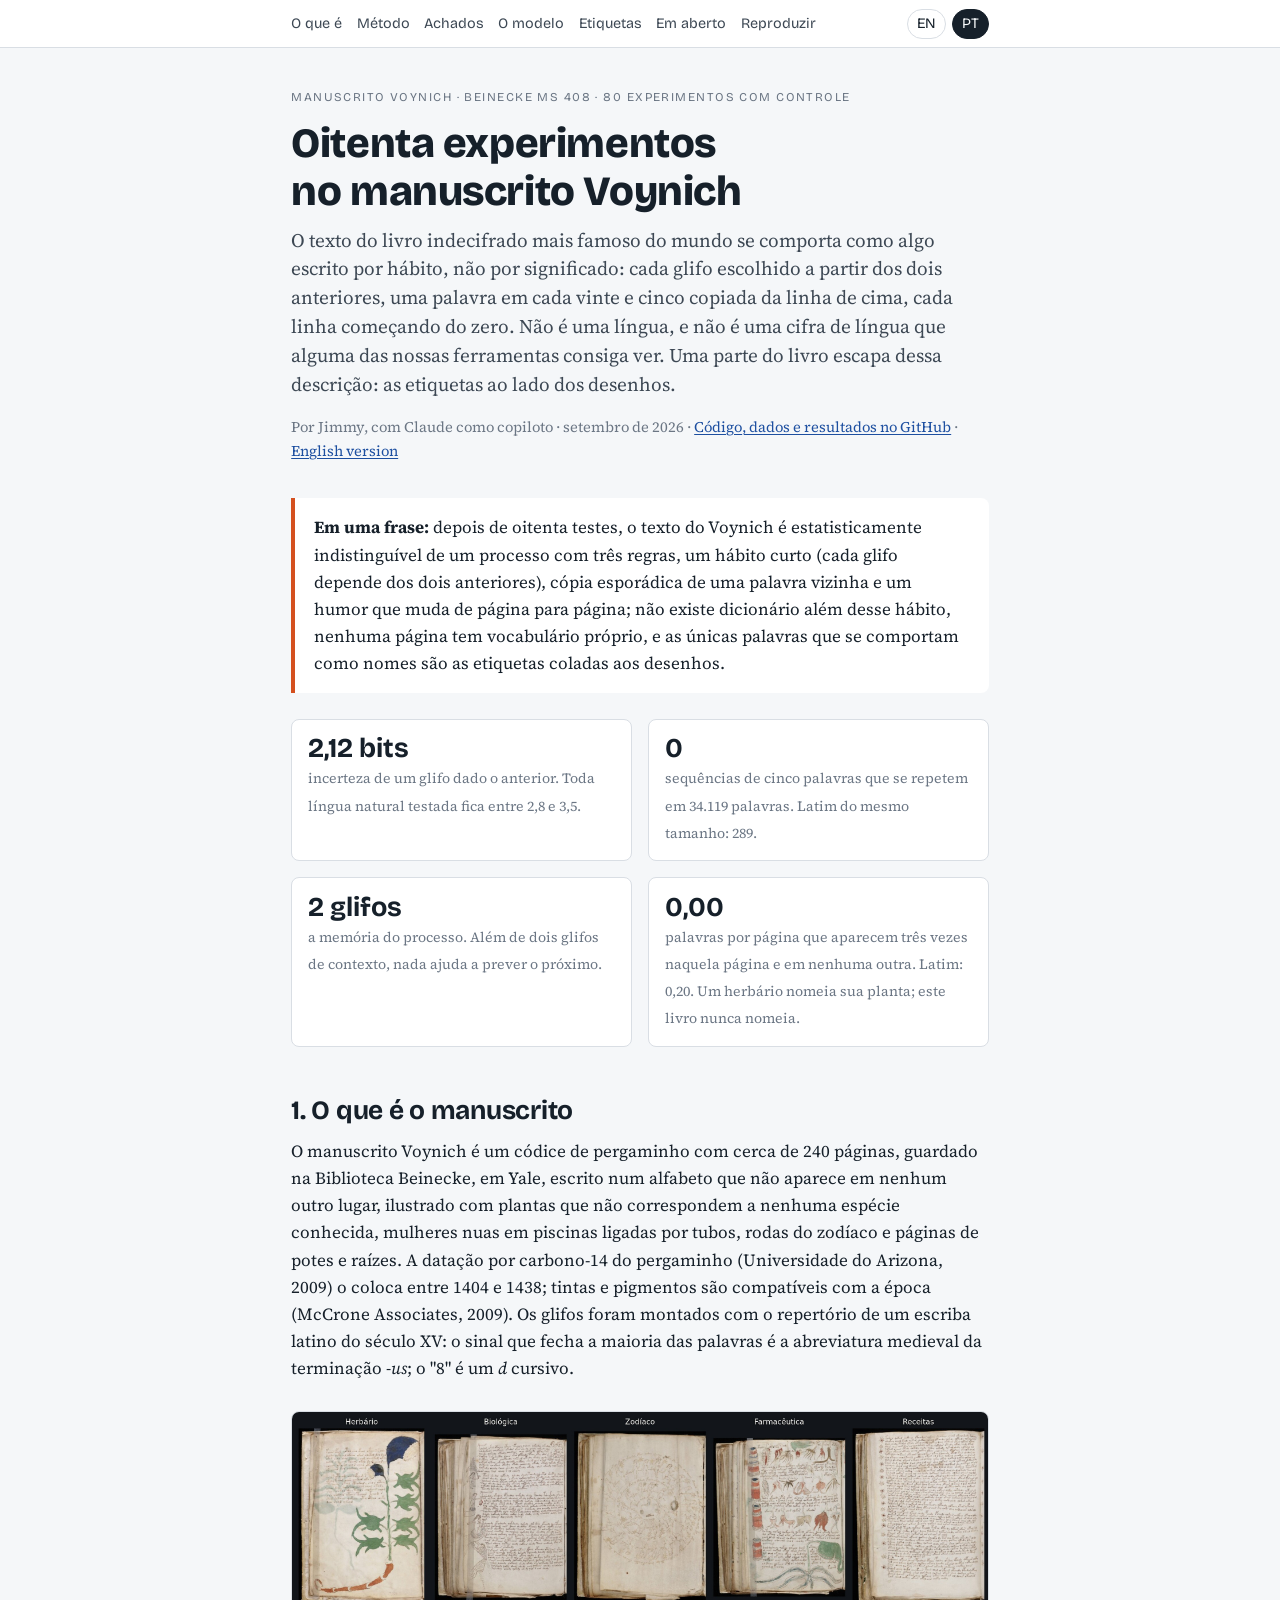
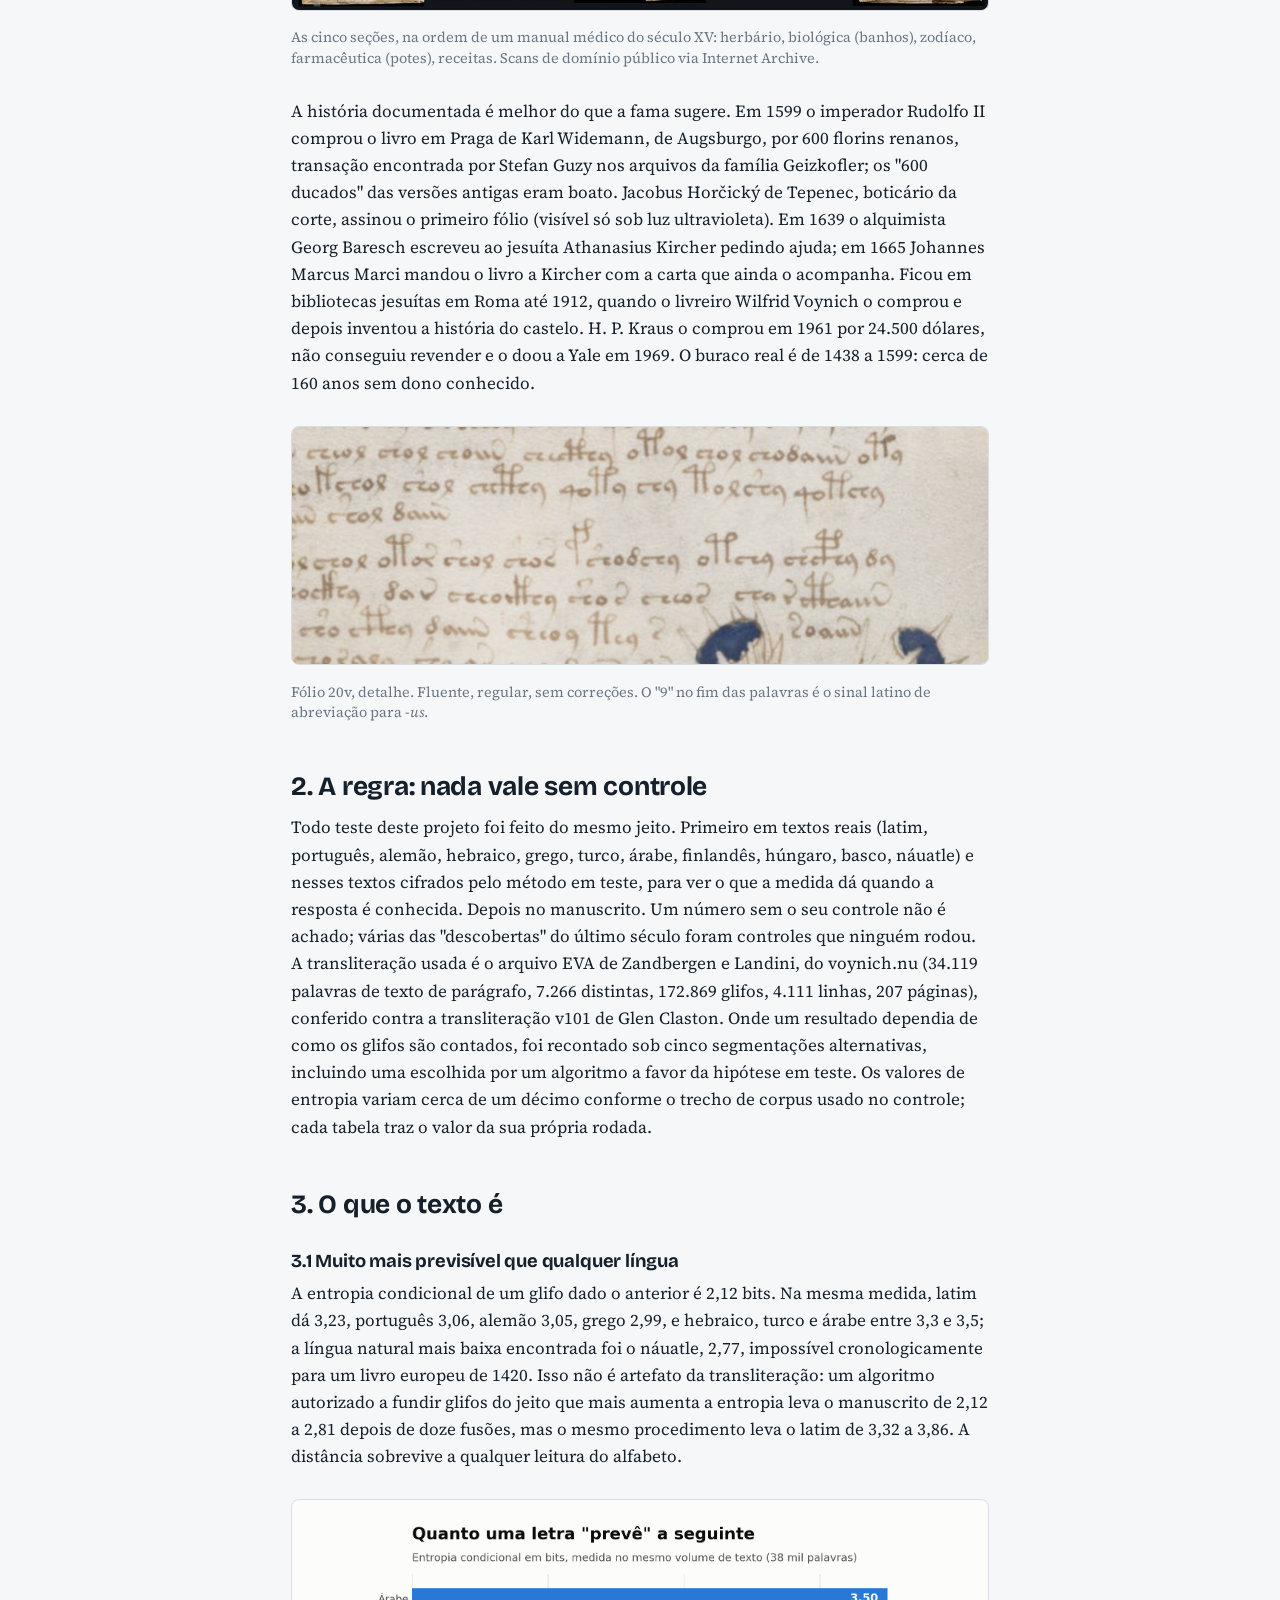
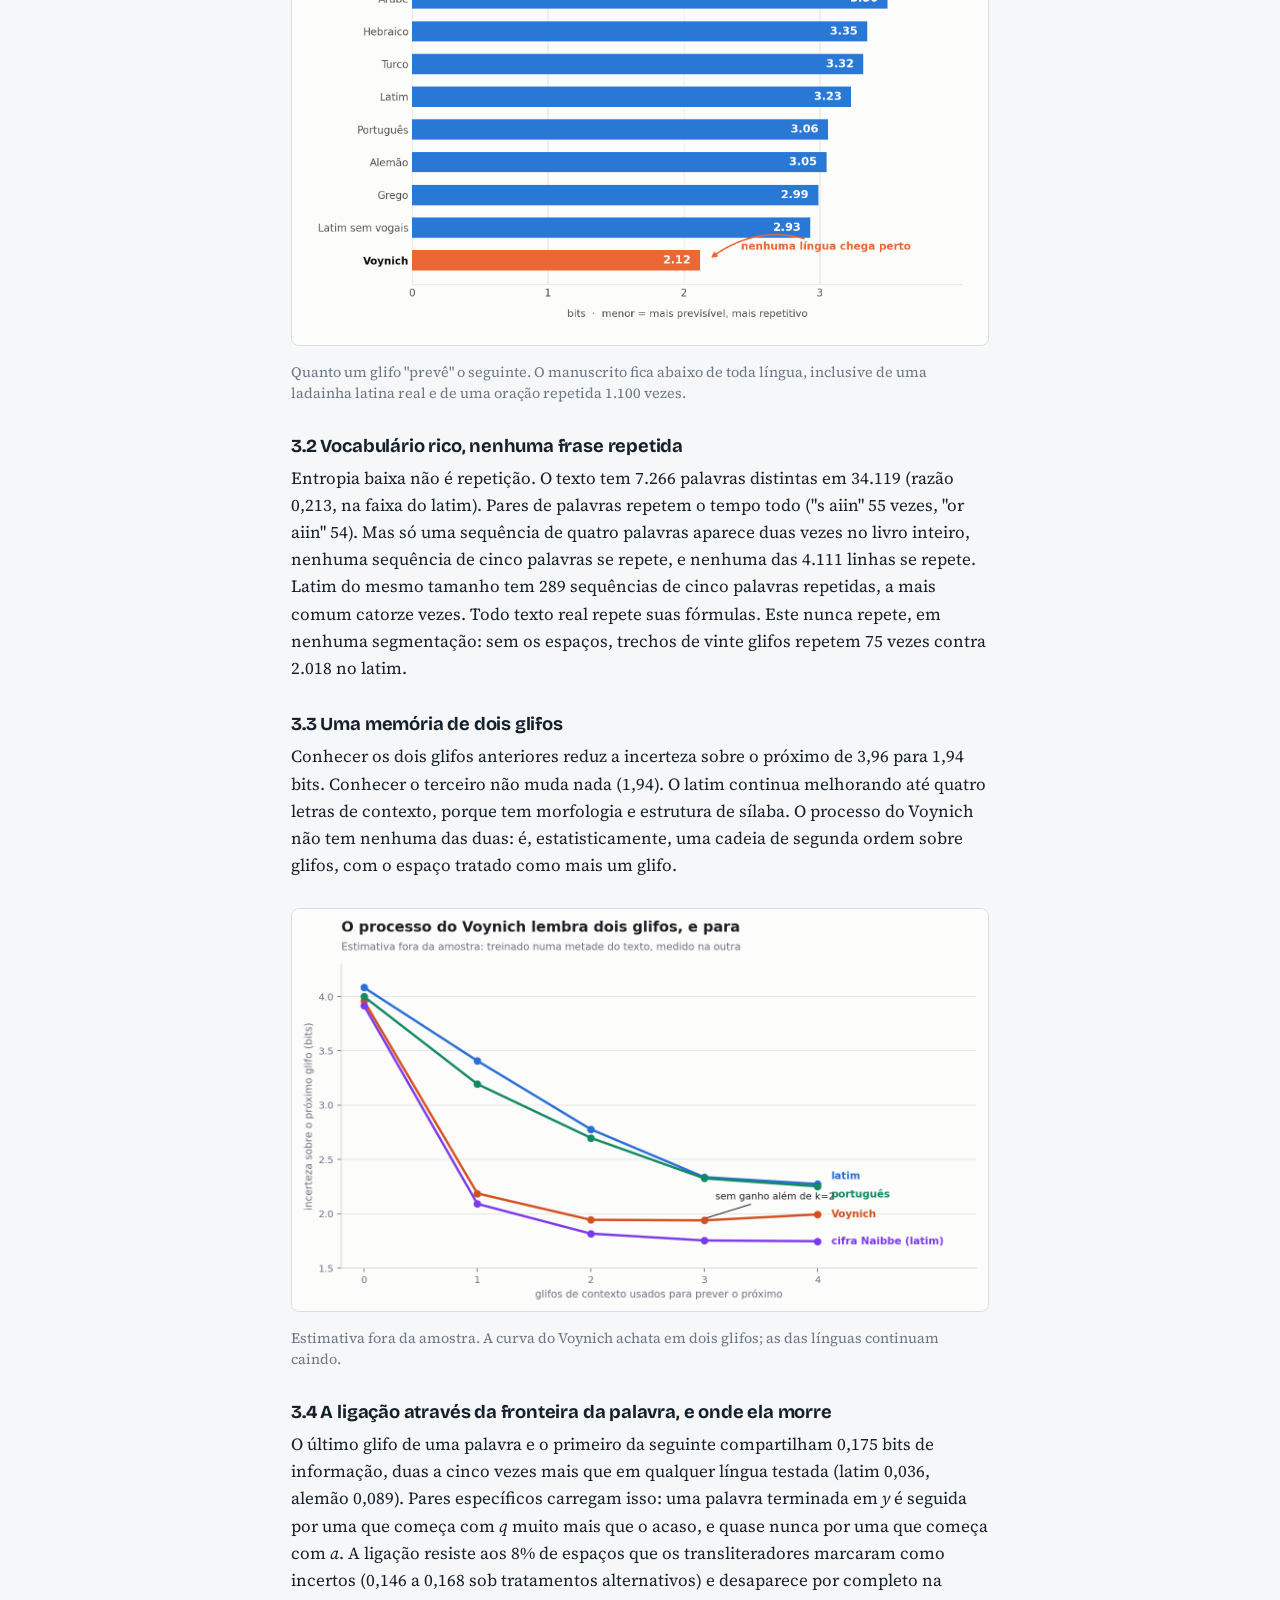
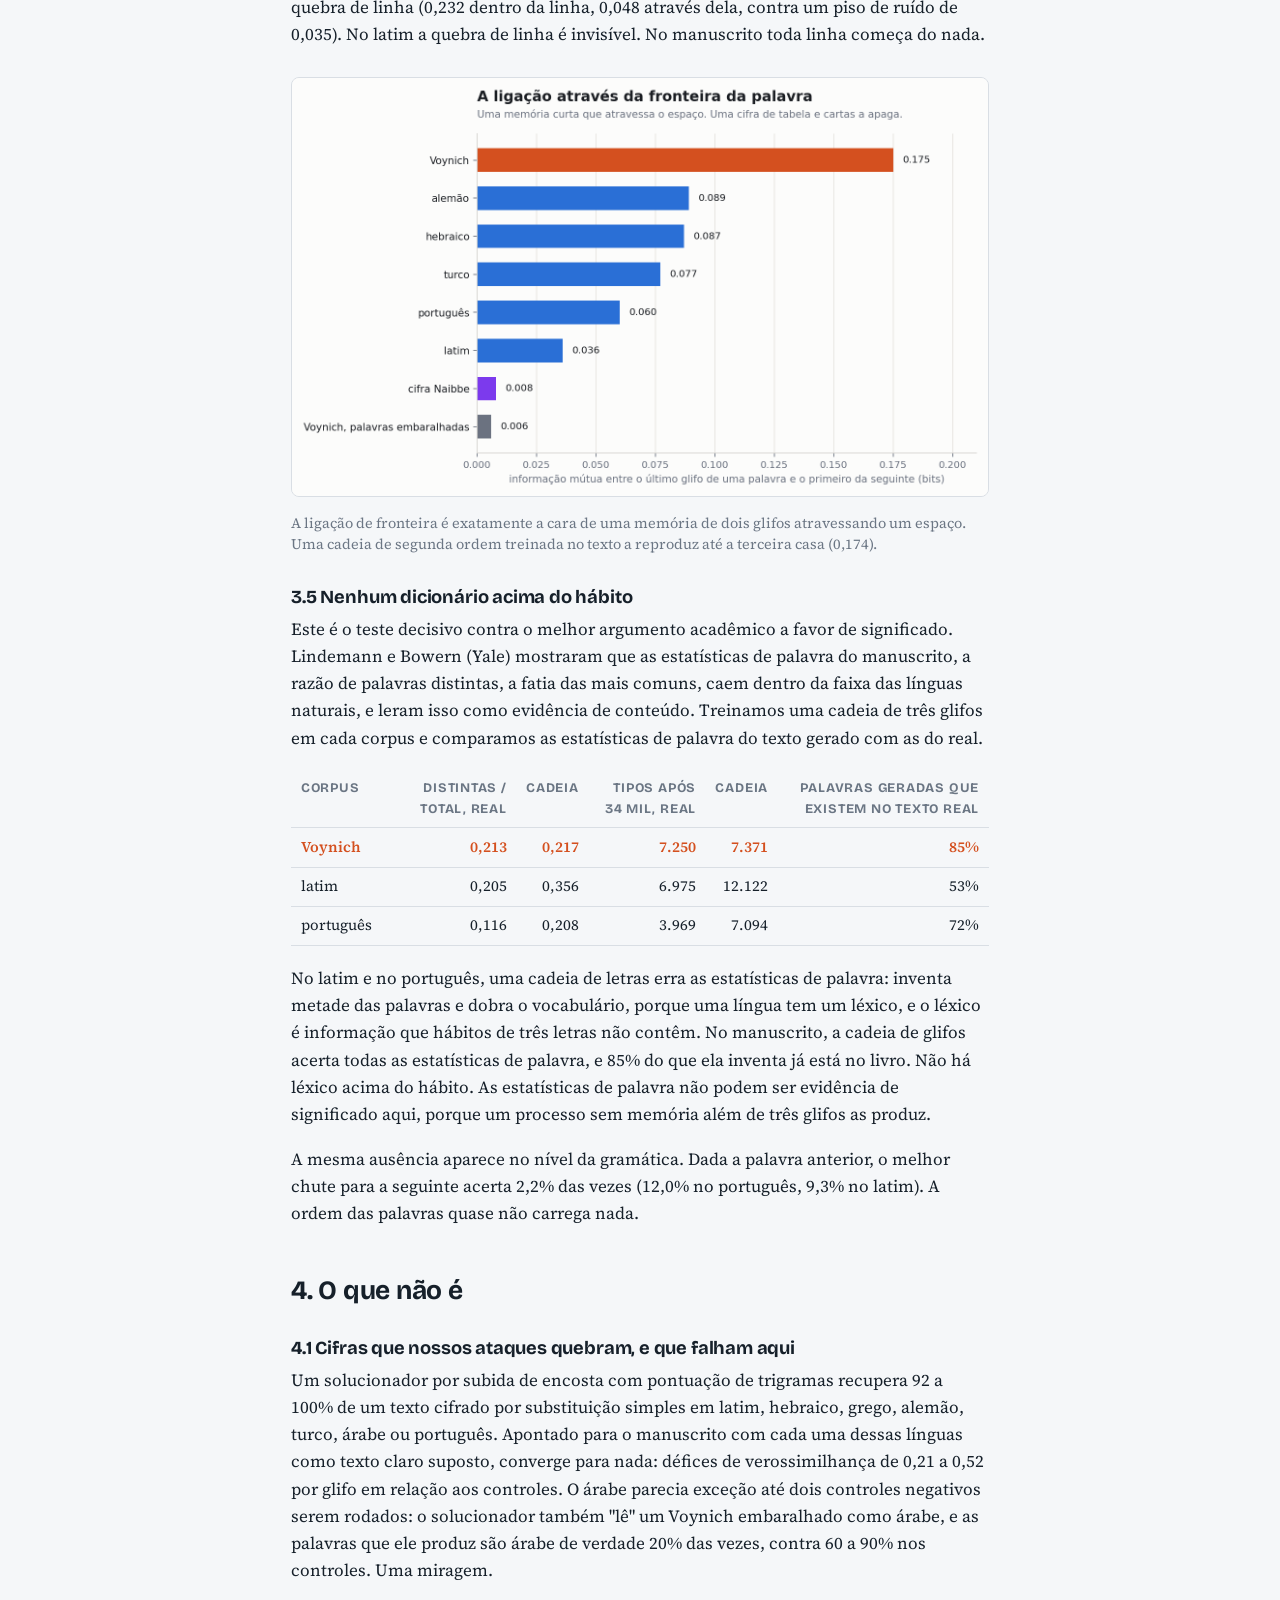
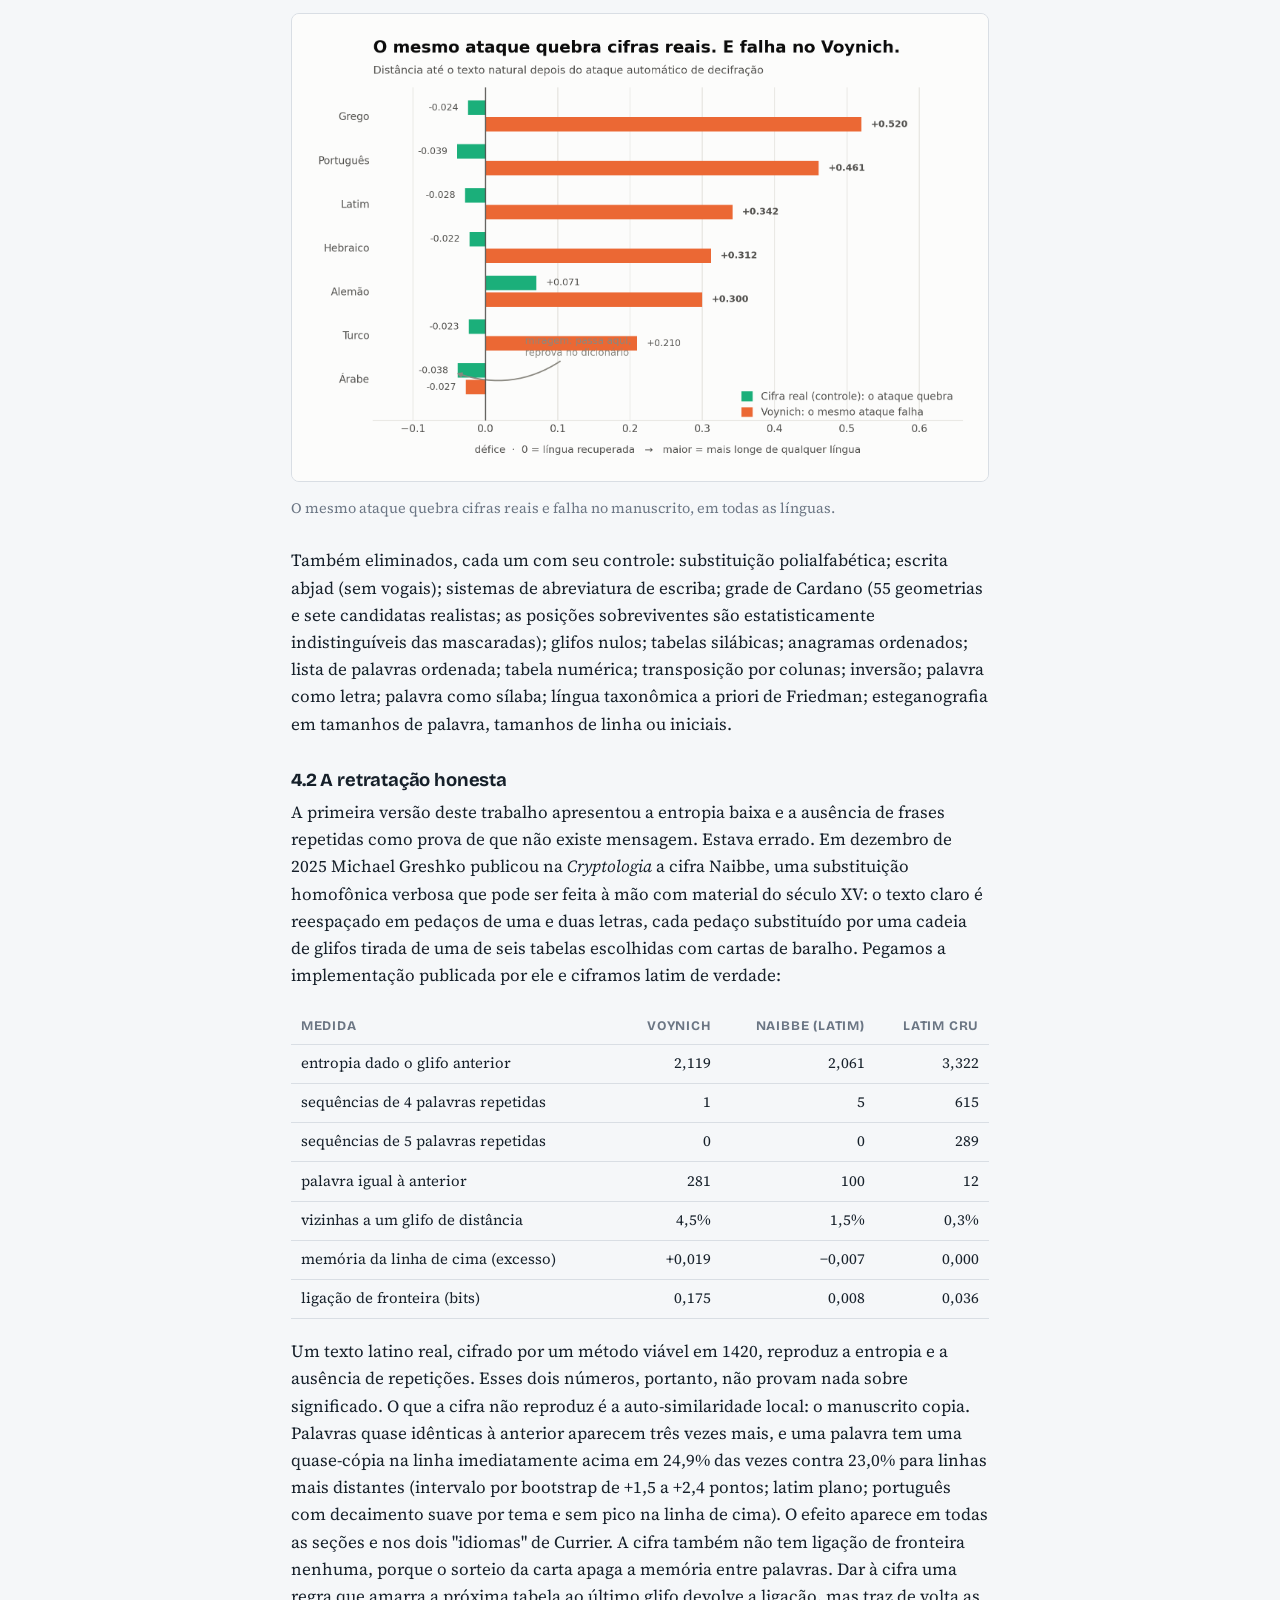
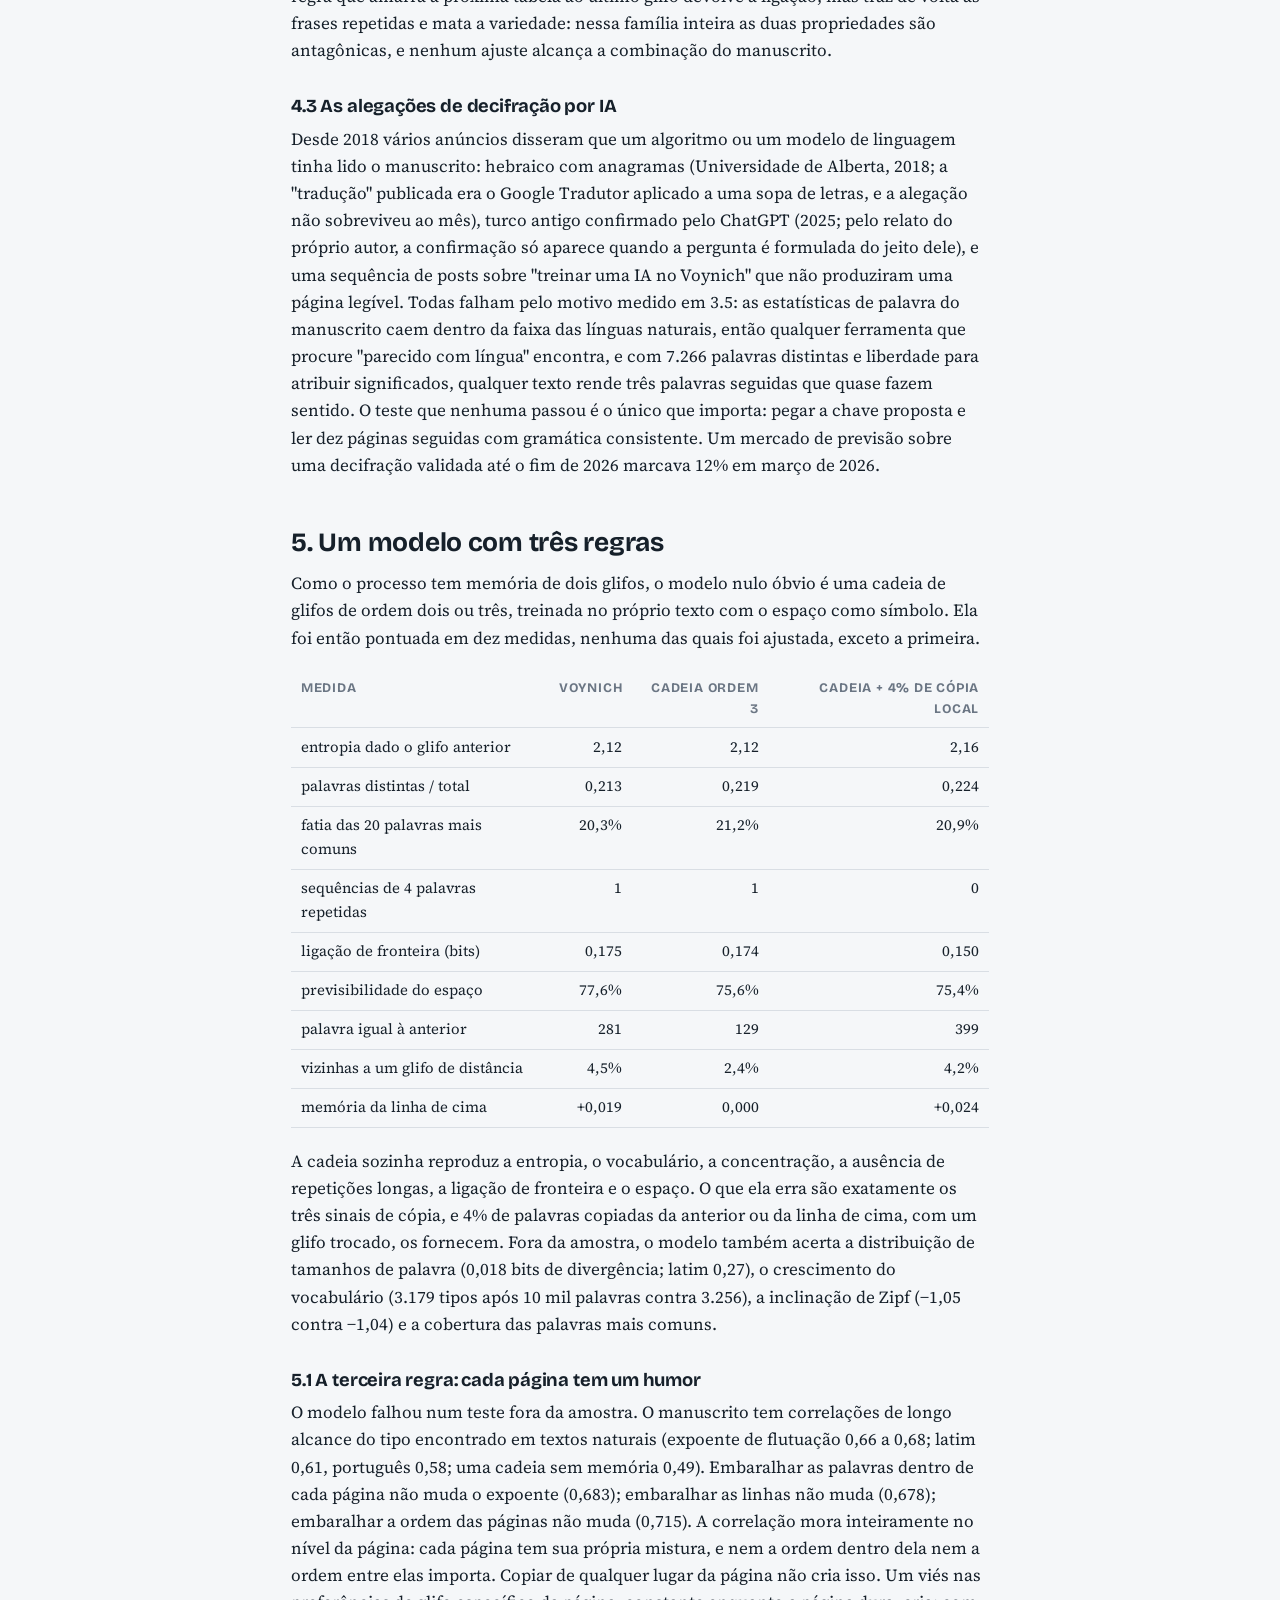
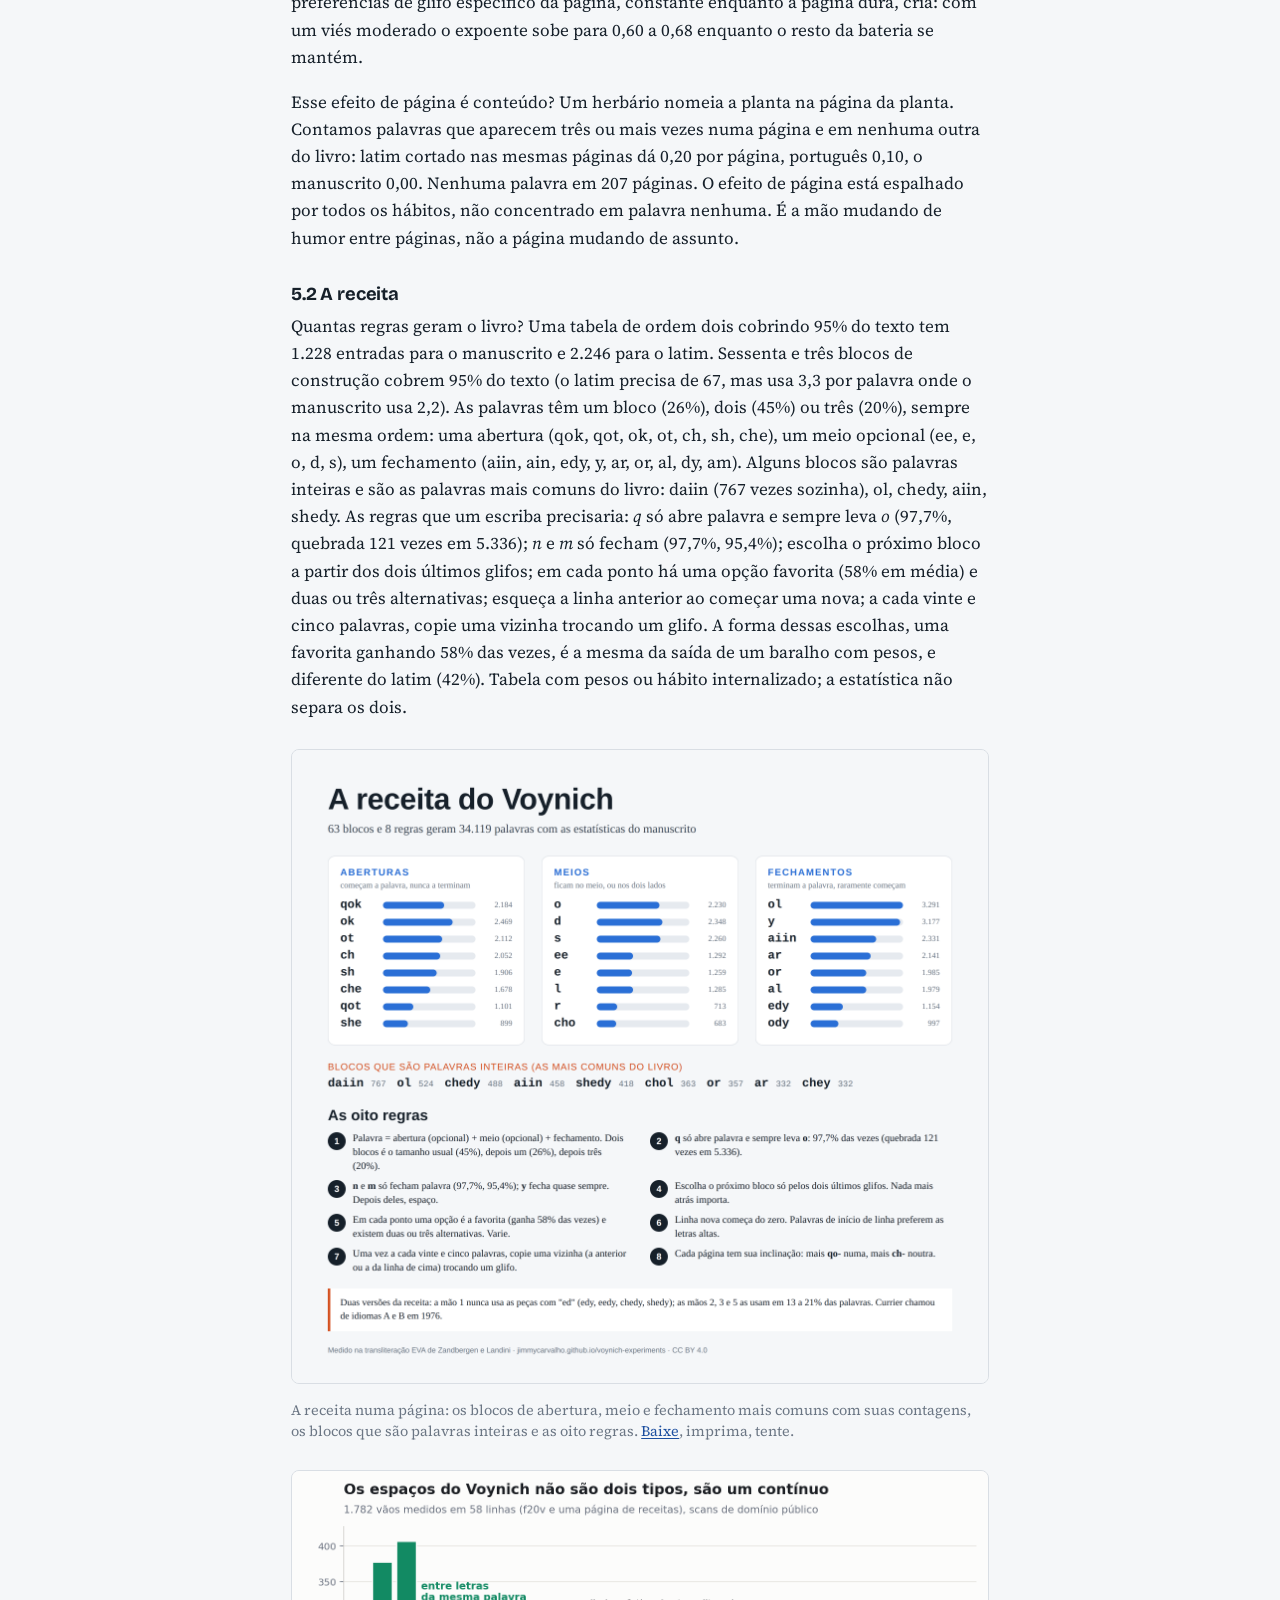
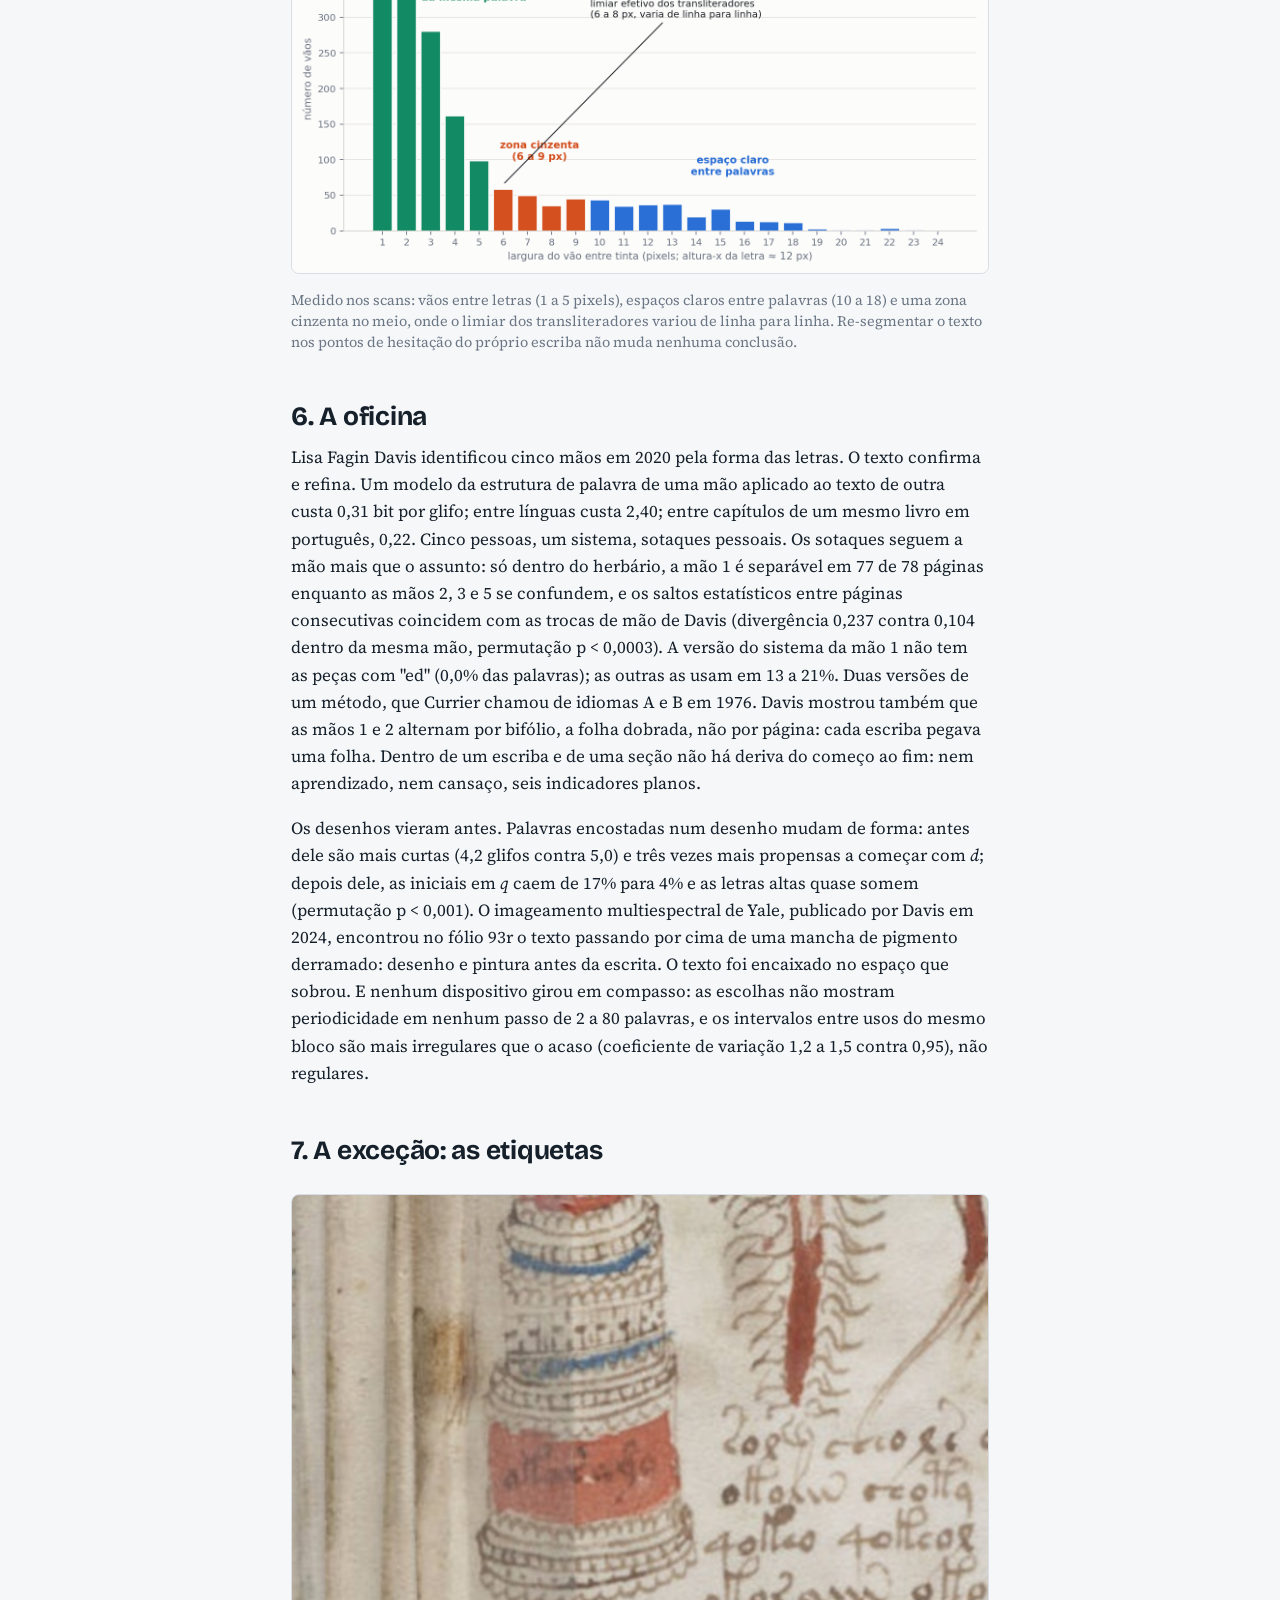
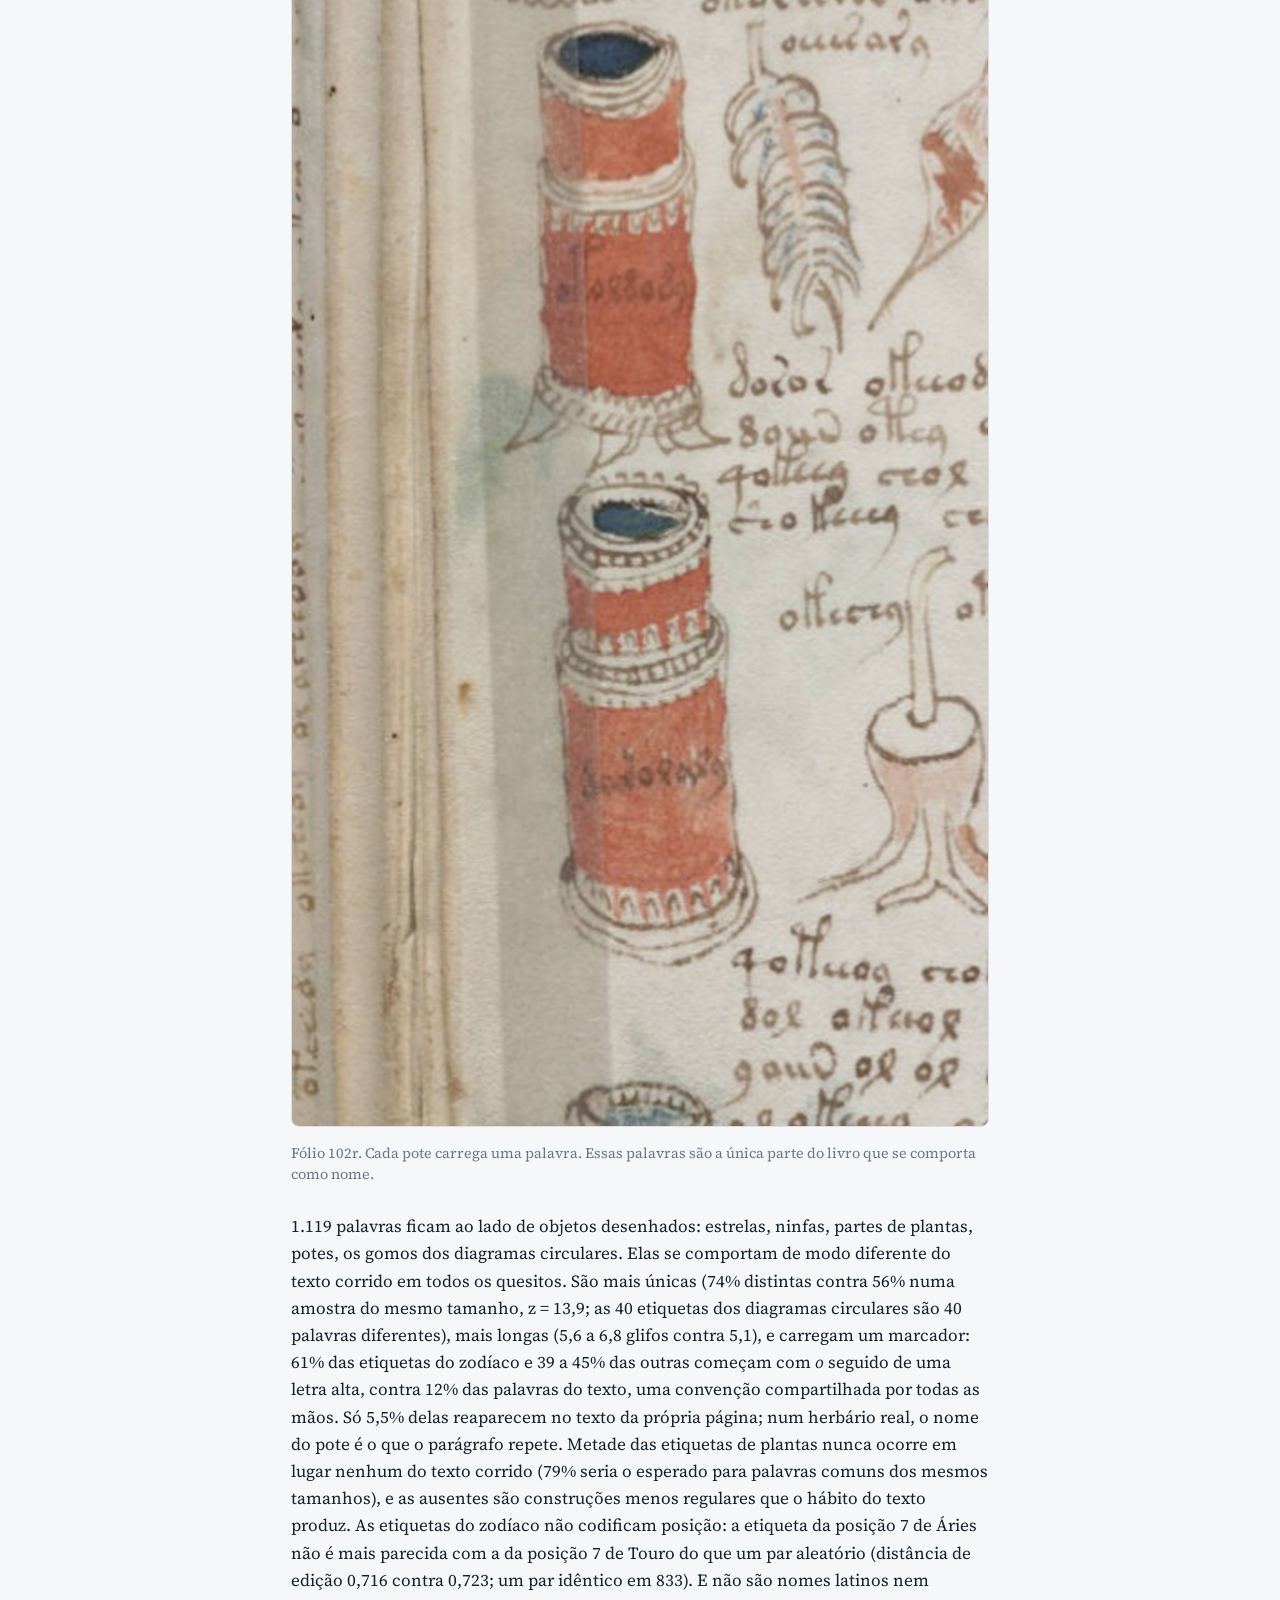
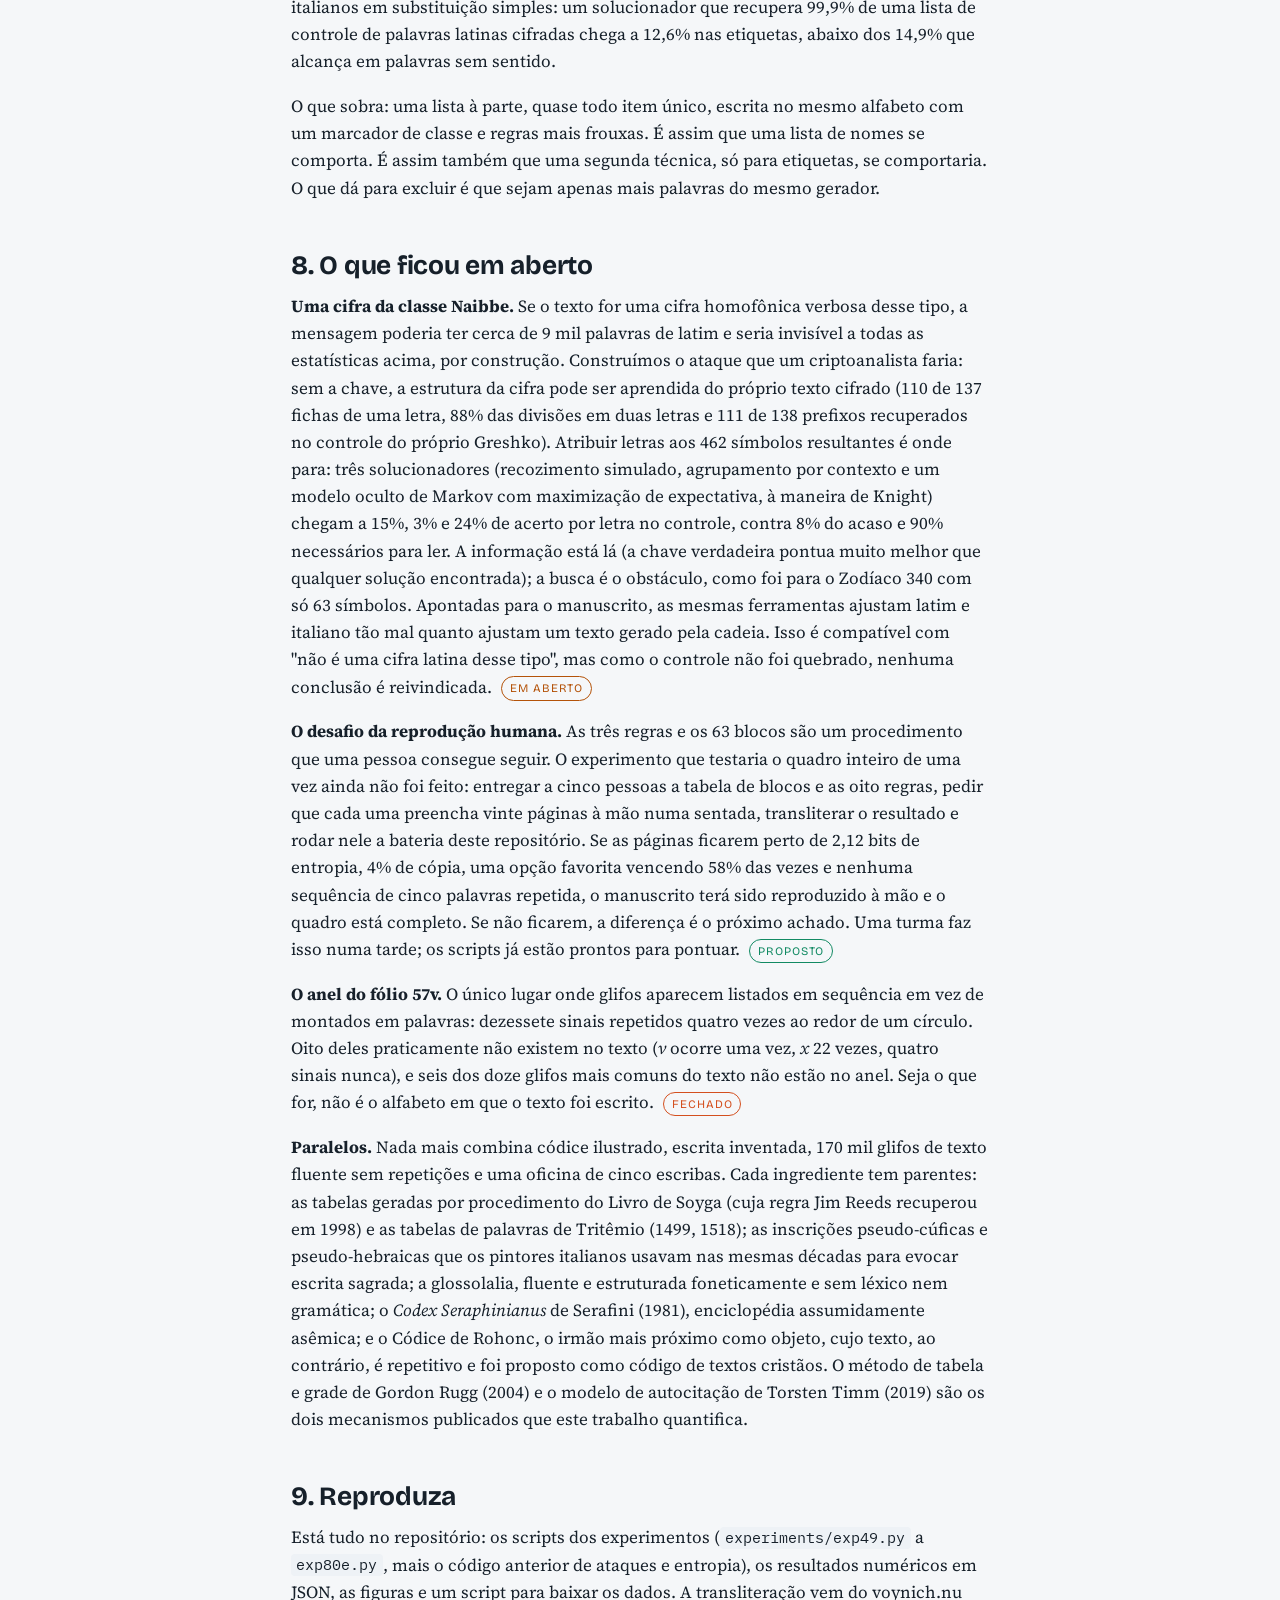
<file: docs/pt/index.html>
<!doctype html>
<html lang="pt-BR">
<head>
<meta charset="utf-8">
<meta name="viewport" content="width=device-width, initial-scale=1">
<title>Oitenta experimentos no manuscrito Voynich</title>
<meta name="description" content="Oitenta experimentos estatísticos no manuscrito Voynich, cada um com controle: o que o texto é, o que não é, um modelo de três regras que o reproduz, a única exceção (as etiquetas) e o que ficou em aberto.">
<link rel="preconnect" href="https://fonts.googleapis.com">
<link rel="stylesheet" href="https://fonts.googleapis.com/css2?family=Bricolage+Grotesque:wght@400;700;800&family=Source+Serif+4:ital,wght@0,400;0,600;1,400&family=IBM+Plex+Mono:wght@400;500&display=swap">
<link rel="stylesheet" href="../assets/style.css">
</head>
<body>
<div class="top"><div class="in">
  <nav>
    <a href="#what">O que é</a><a href="#method">Método</a><a href="#is">Achados</a><a href="#model">O modelo</a><a href="#labels">Etiquetas</a><a href="#open">Em aberto</a><a href="#repro">Reproduzir</a>
  </nav>
  <div class="lang"><a href="../">EN</a><a class="on" href="./">PT</a></div>
</div></div>

<main class="wrap">
<div class="eyebrow">Manuscrito Voynich · Beinecke MS 408 · 80 experimentos com controle</div>
<h1>Oitenta experimentos no manuscrito Voynich</h1>
<p class="lede">O texto do livro indecifrado mais famoso do mundo se comporta como algo escrito por hábito, não por significado: cada glifo escolhido a partir dos dois anteriores, uma palavra em cada vinte e cinco copiada da linha de cima, cada linha começando do zero. Não é uma língua, e não é uma cifra de língua que alguma das nossas ferramentas consiga ver. Uma parte do livro escapa dessa descrição: as etiquetas ao lado dos desenhos.</p>
<p class="meta">Por Jimmy, com Claude como copiloto · setembro de 2026 · <a href="https://github.com/JimmyCarvalho/voynich-experiments">Código, dados e resultados no GitHub</a> · <a href="../">English version</a></p>

<div class="key"><p><strong>Em uma frase:</strong> depois de oitenta testes, o texto do Voynich é estatisticamente indistinguível de um processo com três regras, um hábito curto (cada glifo depende dos dois anteriores), cópia esporádica de uma palavra vizinha e um humor que muda de página para página; não existe dicionário além desse hábito, nenhuma página tem vocabulário próprio, e as únicas palavras que se comportam como nomes são as etiquetas coladas aos desenhos.</p></div>

<div class="grid2">
  <div class="stat"><b>2,12 bits</b><span>incerteza de um glifo dado o anterior. Toda língua natural testada fica entre 2,8 e 3,5.</span></div>
  <div class="stat"><b>0</b><span>sequências de cinco palavras que se repetem em 34.119 palavras. Latim do mesmo tamanho: 289.</span></div>
  <div class="stat"><b>2 glifos</b><span>a memória do processo. Além de dois glifos de contexto, nada ajuda a prever o próximo.</span></div>
  <div class="stat"><b>0,00</b><span>palavras por página que aparecem três vezes naquela página e em nenhuma outra. Latim: 0,20. Um herbário nomeia sua planta; este livro nunca nomeia.</span></div>
</div>

<h2 id="what">1. O que é o manuscrito</h2>
<p>O manuscrito Voynich é um códice de pergaminho com cerca de 240 páginas, guardado na Biblioteca Beinecke, em Yale, escrito num alfabeto que não aparece em nenhum outro lugar, ilustrado com plantas que não correspondem a nenhuma espécie conhecida, mulheres nuas em piscinas ligadas por tubos, rodas do zodíaco e páginas de potes e raízes. A datação por carbono-14 do pergaminho (Universidade do Arizona, 2009) o coloca entre 1404 e 1438; tintas e pigmentos são compatíveis com a época (McCrone Associates, 2009). Os glifos foram montados com o repertório de um escriba latino do século XV: o sinal que fecha a maioria das palavras é a abreviatura medieval da terminação <em>-us</em>; o "8" é um <em>d</em> cursivo.</p>
<figure><img src="../assets/secoes.jpg" alt="Cinco páginas do manuscrito, uma por seção: herbário, biológica, zodíaco, farmacêutica, receitas"><figcaption>As cinco seções, na ordem de um manual médico do século XV: herbário, biológica (banhos), zodíaco, farmacêutica (potes), receitas. Scans de domínio público via Internet Archive.</figcaption></figure>
<p>A história documentada é melhor do que a fama sugere. Em 1599 o imperador Rudolfo II comprou o livro em Praga de Karl Widemann, de Augsburgo, por 600 florins renanos, transação encontrada por Stefan Guzy nos arquivos da família Geizkofler; os "600 ducados" das versões antigas eram boato. Jacobus Horčický de Tepenec, boticário da corte, assinou o primeiro fólio (visível só sob luz ultravioleta). Em 1639 o alquimista Georg Baresch escreveu ao jesuíta Athanasius Kircher pedindo ajuda; em 1665 Johannes Marcus Marci mandou o livro a Kircher com a carta que ainda o acompanha. Ficou em bibliotecas jesuítas em Roma até 1912, quando o livreiro Wilfrid Voynich o comprou e depois inventou a história do castelo. H. P. Kraus o comprou em 1961 por 24.500 dólares, não conseguiu revender e o doou a Yale em 1969. O buraco real é de 1438 a 1599: cerca de 160 anos sem dono conhecido.</p>
<figure><img src="../assets/zoom_glyphs.jpg" alt="Close de duas linhas de texto do Voynich"><figcaption>Fólio 20v, detalhe. Fluente, regular, sem correções. O "9" no fim das palavras é o sinal latino de abreviação para <em>-us</em>.</figcaption></figure>

<h2 id="method">2. A regra: nada vale sem controle</h2>
<p>Todo teste deste projeto foi feito do mesmo jeito. Primeiro em textos reais (latim, português, alemão, hebraico, grego, turco, árabe, finlandês, húngaro, basco, náuatle) e nesses textos cifrados pelo método em teste, para ver o que a medida dá quando a resposta é conhecida. Depois no manuscrito. Um número sem o seu controle não é achado; várias das "descobertas" do último século foram controles que ninguém rodou. A transliteração usada é o arquivo EVA de Zandbergen e Landini, do voynich.nu (34.119 palavras de texto de parágrafo, 7.266 distintas, 172.869 glifos, 4.111 linhas, 207 páginas), conferido contra a transliteração v101 de Glen Claston. Onde um resultado dependia de como os glifos são contados, foi recontado sob cinco segmentações alternativas, incluindo uma escolhida por um algoritmo a favor da hipótese em teste. Os valores de entropia variam cerca de um décimo conforme o trecho de corpus usado no controle; cada tabela traz o valor da sua própria rodada.</p>

<h2 id="is">3. O que o texto é</h2>
<h3>3.1 Muito mais previsível que qualquer língua</h3>
<p>A entropia condicional de um glifo dado o anterior é 2,12 bits. Na mesma medida, latim dá 3,23, português 3,06, alemão 3,05, grego 2,99, e hebraico, turco e árabe entre 3,3 e 3,5; a língua natural mais baixa encontrada foi o náuatle, 2,77, impossível cronologicamente para um livro europeu de 1420. Isso não é artefato da transliteração: um algoritmo autorizado a fundir glifos do jeito que mais aumenta a entropia leva o manuscrito de 2,12 a 2,81 depois de doze fusões, mas o mesmo procedimento leva o latim de 3,32 a 3,86. A distância sobrevive a qualquer leitura do alfabeto.</p>
<figure><img src="../assets/g1_entropy_pt.png" alt="Gráfico de barras: entropia condicional do texto do Voynich contra onze línguas"><figcaption>Quanto um glifo "prevê" o seguinte. O manuscrito fica abaixo de toda língua, inclusive de uma ladainha latina real e de uma oração repetida 1.100 vezes.</figcaption></figure>
<h3>3.2 Vocabulário rico, nenhuma frase repetida</h3>
<p>Entropia baixa não é repetição. O texto tem 7.266 palavras distintas em 34.119 (razão 0,213, na faixa do latim). Pares de palavras repetem o tempo todo ("s aiin" 55 vezes, "or aiin" 54). Mas só uma sequência de quatro palavras aparece duas vezes no livro inteiro, nenhuma sequência de cinco palavras se repete, e nenhuma das 4.111 linhas se repete. Latim do mesmo tamanho tem 289 sequências de cinco palavras repetidas, a mais comum catorze vezes. Todo texto real repete suas fórmulas. Este nunca repete, em nenhuma segmentação: sem os espaços, trechos de vinte glifos repetem 75 vezes contra 2.018 no latim.</p>
<h3>3.3 Uma memória de dois glifos</h3>
<p>Conhecer os dois glifos anteriores reduz a incerteza sobre o próximo de 3,96 para 1,94 bits. Conhecer o terceiro não muda nada (1,94). O latim continua melhorando até quatro letras de contexto, porque tem morfologia e estrutura de sílaba. O processo do Voynich não tem nenhuma das duas: é, estatisticamente, uma cadeia de segunda ordem sobre glifos, com o espaço tratado como mais um glifo.</p>
<figure><img src="../assets/g5_memory_pt.png" alt="Gráfico de linhas: incerteza sobre o próximo glifo contra o tamanho do contexto, para Voynich, latim, português e a cifra Naibbe"><figcaption>Estimativa fora da amostra. A curva do Voynich achata em dois glifos; as das línguas continuam caindo.</figcaption></figure>
<h3>3.4 A ligação através da fronteira da palavra, e onde ela morre</h3>
<p>O último glifo de uma palavra e o primeiro da seguinte compartilham 0,175 bits de informação, duas a cinco vezes mais que em qualquer língua testada (latim 0,036, alemão 0,089). Pares específicos carregam isso: uma palavra terminada em <em>y</em> é seguida por uma que começa com <em>q</em> muito mais que o acaso, e quase nunca por uma que começa com <em>a</em>. A ligação resiste aos 8% de espaços que os transliteradores marcaram como incertos (0,146 a 0,168 sob tratamentos alternativos) e desaparece por completo na quebra de linha (0,232 dentro da linha, 0,048 através dela, contra um piso de ruído de 0,035). No latim a quebra de linha é invisível. No manuscrito toda linha começa do nada.</p>
<figure><img src="../assets/g6_boundary_pt.png" alt="Gráfico de barras: informação mútua através da fronteira da palavra para Voynich, cinco línguas, a cifra Naibbe e o Voynich embaralhado"><figcaption>A ligação de fronteira é exatamente a cara de uma memória de dois glifos atravessando um espaço. Uma cadeia de segunda ordem treinada no texto a reproduz até a terceira casa (0,174).</figcaption></figure>
<h3>3.5 Nenhum dicionário acima do hábito</h3>
<p>Este é o teste decisivo contra o melhor argumento acadêmico a favor de significado. Lindemann e Bowern (Yale) mostraram que as estatísticas de palavra do manuscrito, a razão de palavras distintas, a fatia das mais comuns, caem dentro da faixa das línguas naturais, e leram isso como evidência de conteúdo. Treinamos uma cadeia de três glifos em cada corpus e comparamos as estatísticas de palavra do texto gerado com as do real.</p>
<div class="tbl"><table>
<tr><th>corpus</th><th>distintas / total, real</th><th>cadeia</th><th>tipos após 34 mil, real</th><th>cadeia</th><th>palavras geradas que existem no texto real</th></tr>
<tr class="voy"><td>Voynich</td><td class="n">0,213</td><td class="n">0,217</td><td class="n">7.250</td><td class="n">7.371</td><td class="n">85%</td></tr>
<tr><td>latim</td><td class="n">0,205</td><td class="n">0,356</td><td class="n">6.975</td><td class="n">12.122</td><td class="n">53%</td></tr>
<tr><td>português</td><td class="n">0,116</td><td class="n">0,208</td><td class="n">3.969</td><td class="n">7.094</td><td class="n">72%</td></tr>
</table></div>
<p>No latim e no português, uma cadeia de letras erra as estatísticas de palavra: inventa metade das palavras e dobra o vocabulário, porque uma língua tem um léxico, e o léxico é informação que hábitos de três letras não contêm. No manuscrito, a cadeia de glifos acerta todas as estatísticas de palavra, e 85% do que ela inventa já está no livro. Não há léxico acima do hábito. As estatísticas de palavra não podem ser evidência de significado aqui, porque um processo sem memória além de três glifos as produz.</p>
<p>A mesma ausência aparece no nível da gramática. Dada a palavra anterior, o melhor chute para a seguinte acerta 2,2% das vezes (12,0% no português, 9,3% no latim). A ordem das palavras quase não carrega nada.</p>

<h2 id="isnot">4. O que não é</h2>
<h3>4.1 Cifras que nossos ataques quebram, e que falham aqui</h3>
<p>Um solucionador por subida de encosta com pontuação de trigramas recupera 92 a 100% de um texto cifrado por substituição simples em latim, hebraico, grego, alemão, turco, árabe ou português. Apontado para o manuscrito com cada uma dessas línguas como texto claro suposto, converge para nada: défices de verossimilhança de 0,21 a 0,52 por glifo em relação aos controles. O árabe parecia exceção até dois controles negativos serem rodados: o solucionador também "lê" um Voynich embaralhado como árabe, e as palavras que ele produz são árabe de verdade 20% das vezes, contra 60 a 90% nos controles. Uma miragem.</p>
<figure><img src="../assets/g2_scoreboard_pt.png" alt="Placar: recuperação do ataque de cifra nos controles contra o défice no Voynich para sete línguas"><figcaption>O mesmo ataque quebra cifras reais e falha no manuscrito, em todas as línguas.</figcaption></figure>
<p>Também eliminados, cada um com seu controle: substituição polialfabética; escrita abjad (sem vogais); sistemas de abreviatura de escriba; grade de Cardano (55 geometrias e sete candidatas realistas; as posições sobreviventes são estatisticamente indistinguíveis das mascaradas); glifos nulos; tabelas silábicas; anagramas ordenados; lista de palavras ordenada; tabela numérica; transposição por colunas; inversão; palavra como letra; palavra como sílaba; língua taxonômica a priori de Friedman; esteganografia em tamanhos de palavra, tamanhos de linha ou iniciais.</p>
<h3>4.2 A retratação honesta</h3>
<p>A primeira versão deste trabalho apresentou a entropia baixa e a ausência de frases repetidas como prova de que não existe mensagem. Estava errado. Em dezembro de 2025 Michael Greshko publicou na <em>Cryptologia</em> a cifra Naibbe, uma substituição homofônica verbosa que pode ser feita à mão com material do século XV: o texto claro é reespaçado em pedaços de uma e duas letras, cada pedaço substituído por uma cadeia de glifos tirada de uma de seis tabelas escolhidas com cartas de baralho. Pegamos a implementação publicada por ele e ciframos latim de verdade:</p>
<div class="tbl"><table>
<tr><th>medida</th><th>Voynich</th><th>Naibbe (latim)</th><th>latim cru</th></tr>
<tr><td>entropia dado o glifo anterior</td><td class="n">2,119</td><td class="n">2,061</td><td class="n">3,322</td></tr>
<tr><td>sequências de 4 palavras repetidas</td><td class="n">1</td><td class="n">5</td><td class="n">615</td></tr>
<tr><td>sequências de 5 palavras repetidas</td><td class="n">0</td><td class="n">0</td><td class="n">289</td></tr>
<tr><td>palavra igual à anterior</td><td class="n">281</td><td class="n">100</td><td class="n">12</td></tr>
<tr><td>vizinhas a um glifo de distância</td><td class="n">4,5%</td><td class="n">1,5%</td><td class="n">0,3%</td></tr>
<tr><td>memória da linha de cima (excesso)</td><td class="n">+0,019</td><td class="n">−0,007</td><td class="n">0,000</td></tr>
<tr><td>ligação de fronteira (bits)</td><td class="n">0,175</td><td class="n">0,008</td><td class="n">0,036</td></tr>
</table></div>
<p>Um texto latino real, cifrado por um método viável em 1420, reproduz a entropia e a ausência de repetições. Esses dois números, portanto, não provam nada sobre significado. O que a cifra não reproduz é a auto-similaridade local: o manuscrito copia. Palavras quase idênticas à anterior aparecem três vezes mais, e uma palavra tem uma quase-cópia na linha imediatamente acima em 24,9% das vezes contra 23,0% para linhas mais distantes (intervalo por bootstrap de +1,5 a +2,4 pontos; latim plano; português com decaimento suave por tema e sem pico na linha de cima). O efeito aparece em todas as seções e nos dois "idiomas" de Currier. A cifra também não tem ligação de fronteira nenhuma, porque o sorteio da carta apaga a memória entre palavras. Dar à cifra uma regra que amarra a próxima tabela ao último glifo devolve a ligação, mas traz de volta as frases repetidas e mata a variedade: nessa família inteira as duas propriedades são antagônicas, e nenhum ajuste alcança a combinação do manuscrito.</p>

<h3>4.3 As alegações de decifração por IA</h3>
<p>Desde 2018 vários anúncios disseram que um algoritmo ou um modelo de linguagem tinha lido o manuscrito: hebraico com anagramas (Universidade de Alberta, 2018; a "tradução" publicada era o Google Tradutor aplicado a uma sopa de letras, e a alegação não sobreviveu ao mês), turco antigo confirmado pelo ChatGPT (2025; pelo relato do próprio autor, a confirmação só aparece quando a pergunta é formulada do jeito dele), e uma sequência de posts sobre "treinar uma IA no Voynich" que não produziram uma página legível. Todas falham pelo motivo medido em 3.5: as estatísticas de palavra do manuscrito caem dentro da faixa das línguas naturais, então qualquer ferramenta que procure "parecido com língua" encontra, e com 7.266 palavras distintas e liberdade para atribuir significados, qualquer texto rende três palavras seguidas que quase fazem sentido. O teste que nenhuma passou é o único que importa: pegar a chave proposta e ler dez páginas seguidas com gramática consistente. Um mercado de previsão sobre uma decifração validada até o fim de 2026 marcava 12% em março de 2026.</p>

<h2 id="model">5. Um modelo com três regras</h2>
<p>Como o processo tem memória de dois glifos, o modelo nulo óbvio é uma cadeia de glifos de ordem dois ou três, treinada no próprio texto com o espaço como símbolo. Ela foi então pontuada em dez medidas, nenhuma das quais foi ajustada, exceto a primeira.</p>
<div class="tbl"><table>
<tr><th>medida</th><th>Voynich</th><th>cadeia ordem 3</th><th>cadeia + 4% de cópia local</th></tr>
<tr><td>entropia dado o glifo anterior</td><td class="n">2,12</td><td class="n">2,12</td><td class="n">2,16</td></tr>
<tr><td>palavras distintas / total</td><td class="n">0,213</td><td class="n">0,219</td><td class="n">0,224</td></tr>
<tr><td>fatia das 20 palavras mais comuns</td><td class="n">20,3%</td><td class="n">21,2%</td><td class="n">20,9%</td></tr>
<tr><td>sequências de 4 palavras repetidas</td><td class="n">1</td><td class="n">1</td><td class="n">0</td></tr>
<tr><td>ligação de fronteira (bits)</td><td class="n">0,175</td><td class="n">0,174</td><td class="n">0,150</td></tr>
<tr><td>previsibilidade do espaço</td><td class="n">77,6%</td><td class="n">75,6%</td><td class="n">75,4%</td></tr>
<tr><td>palavra igual à anterior</td><td class="n">281</td><td class="n">129</td><td class="n">399</td></tr>
<tr><td>vizinhas a um glifo de distância</td><td class="n">4,5%</td><td class="n">2,4%</td><td class="n">4,2%</td></tr>
<tr><td>memória da linha de cima</td><td class="n">+0,019</td><td class="n">0,000</td><td class="n">+0,024</td></tr>
</table></div>
<p>A cadeia sozinha reproduz a entropia, o vocabulário, a concentração, a ausência de repetições longas, a ligação de fronteira e o espaço. O que ela erra são exatamente os três sinais de cópia, e 4% de palavras copiadas da anterior ou da linha de cima, com um glifo trocado, os fornecem. Fora da amostra, o modelo também acerta a distribuição de tamanhos de palavra (0,018 bits de divergência; latim 0,27), o crescimento do vocabulário (3.179 tipos após 10 mil palavras contra 3.256), a inclinação de Zipf (−1,05 contra −1,04) e a cobertura das palavras mais comuns.</p>
<h3>5.1 A terceira regra: cada página tem um humor</h3>
<p>O modelo falhou num teste fora da amostra. O manuscrito tem correlações de longo alcance do tipo encontrado em textos naturais (expoente de flutuação 0,66 a 0,68; latim 0,61, português 0,58; uma cadeia sem memória 0,49). Embaralhar as palavras dentro de cada página não muda o expoente (0,683); embaralhar as linhas não muda (0,678); embaralhar a ordem das páginas não muda (0,715). A correlação mora inteiramente no nível da página: cada página tem sua própria mistura, e nem a ordem dentro dela nem a ordem entre elas importa. Copiar de qualquer lugar da página não cria isso. Um viés nas preferências de glifo específico da página, constante enquanto a página dura, cria: com um viés moderado o expoente sobe para 0,60 a 0,68 enquanto o resto da bateria se mantém.</p>
<p>Esse efeito de página é conteúdo? Um herbário nomeia a planta na página da planta. Contamos palavras que aparecem três ou mais vezes numa página e em nenhuma outra do livro: latim cortado nas mesmas páginas dá 0,20 por página, português 0,10, o manuscrito 0,00. Nenhuma palavra em 207 páginas. O efeito de página está espalhado por todos os hábitos, não concentrado em palavra nenhuma. É a mão mudando de humor entre páginas, não a página mudando de assunto.</p>
<h3>5.2 A receita</h3>
<p>Quantas regras geram o livro? Uma tabela de ordem dois cobrindo 95% do texto tem 1.228 entradas para o manuscrito e 2.246 para o latim. Sessenta e três blocos de construção cobrem 95% do texto (o latim precisa de 67, mas usa 3,3 por palavra onde o manuscrito usa 2,2). As palavras têm um bloco (26%), dois (45%) ou três (20%), sempre na mesma ordem: uma abertura (qok, qot, ok, ot, ch, sh, che), um meio opcional (ee, e, o, d, s), um fechamento (aiin, ain, edy, y, ar, or, al, dy, am). Alguns blocos são palavras inteiras e são as palavras mais comuns do livro: daiin (767 vezes sozinha), ol, chedy, aiin, shedy. As regras que um escriba precisaria: <em>q</em> só abre palavra e sempre leva <em>o</em> (97,7%, quebrada 121 vezes em 5.336); <em>n</em> e <em>m</em> só fecham (97,7%, 95,4%); escolha o próximo bloco a partir dos dois últimos glifos; em cada ponto há uma opção favorita (58% em média) e duas ou três alternativas; esqueça a linha anterior ao começar uma nova; a cada vinte e cinco palavras, copie uma vizinha trocando um glifo. A forma dessas escolhas, uma favorita ganhando 58% das vezes, é a mesma da saída de um baralho com pesos, e diferente do latim (42%). Tabela com pesos ou hábito internalizado; a estatística não separa os dois.</p>
<figure><img src="../assets/recipe_pt.png" alt="A receita do Voynich numa página: blocos de abertura, meio e fechamento com contagens, blocos que são palavras inteiras e as oito regras"><figcaption>A receita numa página: os blocos de abertura, meio e fechamento mais comuns com suas contagens, os blocos que são palavras inteiras e as oito regras. <a href="../assets/recipe_pt.png">Baixe</a>, imprima, tente.</figcaption></figure>
<figure><img src="../assets/g4_vaos.png" alt="Histograma das larguras dos vãos entre traços de tinta em duas páginas do manuscrito"><figcaption>Medido nos scans: vãos entre letras (1 a 5 pixels), espaços claros entre palavras (10 a 18) e uma zona cinzenta no meio, onde o limiar dos transliteradores variou de linha para linha. Re-segmentar o texto nos pontos de hesitação do próprio escriba não muda nenhuma conclusão.</figcaption></figure>

<h2 id="workshop">6. A oficina</h2>
<p>Lisa Fagin Davis identificou cinco mãos em 2020 pela forma das letras. O texto confirma e refina. Um modelo da estrutura de palavra de uma mão aplicado ao texto de outra custa 0,31 bit por glifo; entre línguas custa 2,40; entre capítulos de um mesmo livro em português, 0,22. Cinco pessoas, um sistema, sotaques pessoais. Os sotaques seguem a mão mais que o assunto: só dentro do herbário, a mão 1 é separável em 77 de 78 páginas enquanto as mãos 2, 3 e 5 se confundem, e os saltos estatísticos entre páginas consecutivas coincidem com as trocas de mão de Davis (divergência 0,237 contra 0,104 dentro da mesma mão, permutação p &lt; 0,0003). A versão do sistema da mão 1 não tem as peças com "ed" (0,0% das palavras); as outras as usam em 13 a 21%. Duas versões de um método, que Currier chamou de idiomas A e B em 1976. Davis mostrou também que as mãos 1 e 2 alternam por bifólio, a folha dobrada, não por página: cada escriba pegava uma folha. Dentro de um escriba e de uma seção não há deriva do começo ao fim: nem aprendizado, nem cansaço, seis indicadores planos.</p>
<p>Os desenhos vieram antes. Palavras encostadas num desenho mudam de forma: antes dele são mais curtas (4,2 glifos contra 5,0) e três vezes mais propensas a começar com <em>d</em>; depois dele, as iniciais em <em>q</em> caem de 17% para 4% e as letras altas quase somem (permutação p &lt; 0,001). O imageamento multiespectral de Yale, publicado por Davis em 2024, encontrou no fólio 93r o texto passando por cima de uma mancha de pigmento derramado: desenho e pintura antes da escrita. O texto foi encaixado no espaço que sobrou. E nenhum dispositivo girou em compasso: as escolhas não mostram periodicidade em nenhum passo de 2 a 80 palavras, e os intervalos entre usos do mesmo bloco são mais irregulares que o acaso (coeficiente de variação 1,2 a 1,5 contra 0,95), não regulares.</p>

<h2 id="labels">7. A exceção: as etiquetas</h2>
<figure><img src="../assets/ph_jars.jpg" alt="Potes de farmácia desenhados em coluna, cada um com uma palavra escrita no corpo"><figcaption>Fólio 102r. Cada pote carrega uma palavra. Essas palavras são a única parte do livro que se comporta como nome.</figcaption></figure>
<p>1.119 palavras ficam ao lado de objetos desenhados: estrelas, ninfas, partes de plantas, potes, os gomos dos diagramas circulares. Elas se comportam de modo diferente do texto corrido em todos os quesitos. São mais únicas (74% distintas contra 56% numa amostra do mesmo tamanho, z = 13,9; as 40 etiquetas dos diagramas circulares são 40 palavras diferentes), mais longas (5,6 a 6,8 glifos contra 5,1), e carregam um marcador: 61% das etiquetas do zodíaco e 39 a 45% das outras começam com <em>o</em> seguido de uma letra alta, contra 12% das palavras do texto, uma convenção compartilhada por todas as mãos. Só 5,5% delas reaparecem no texto da própria página; num herbário real, o nome do pote é o que o parágrafo repete. Metade das etiquetas de plantas nunca ocorre em lugar nenhum do texto corrido (79% seria o esperado para palavras comuns dos mesmos tamanhos), e as ausentes são construções menos regulares que o hábito do texto produz. As etiquetas do zodíaco não codificam posição: a etiqueta da posição 7 de Áries não é mais parecida com a da posição 7 de Touro do que um par aleatório (distância de edição 0,716 contra 0,723; um par idêntico em 833). E não são nomes latinos nem italianos em substituição simples: um solucionador que recupera 99,9% de uma lista de controle de palavras latinas cifradas chega a 12,6% nas etiquetas, abaixo dos 14,9% que alcança em palavras sem sentido.</p>
<p>O que sobra: uma lista à parte, quase todo item único, escrita no mesmo alfabeto com um marcador de classe e regras mais frouxas. É assim que uma lista de nomes se comporta. É assim também que uma segunda técnica, só para etiquetas, se comportaria. O que dá para excluir é que sejam apenas mais palavras do mesmo gerador.</p>

<h2 id="open">8. O que ficou em aberto</h2>
<p><strong>Uma cifra da classe Naibbe.</strong> Se o texto for uma cifra homofônica verbosa desse tipo, a mensagem poderia ter cerca de 9 mil palavras de latim e seria invisível a todas as estatísticas acima, por construção. Construímos o ataque que um criptoanalista faria: sem a chave, a estrutura da cifra pode ser aprendida do próprio texto cifrado (110 de 137 fichas de uma letra, 88% das divisões em duas letras e 111 de 138 prefixos recuperados no controle do próprio Greshko). Atribuir letras aos 462 símbolos resultantes é onde para: três solucionadores (recozimento simulado, agrupamento por contexto e um modelo oculto de Markov com maximização de expectativa, à maneira de Knight) chegam a 15%, 3% e 24% de acerto por letra no controle, contra 8% do acaso e 90% necessários para ler. A informação está lá (a chave verdadeira pontua muito melhor que qualquer solução encontrada); a busca é o obstáculo, como foi para o Zodíaco 340 com só 63 símbolos. Apontadas para o manuscrito, as mesmas ferramentas ajustam latim e italiano tão mal quanto ajustam um texto gerado pela cadeia. Isso é compatível com "não é uma cifra latina desse tipo", mas como o controle não foi quebrado, nenhuma conclusão é reivindicada. <span class="chip open">em aberto</span></p>
<p><strong>O desafio da reprodução humana.</strong> As três regras e os 63 blocos são um procedimento que uma pessoa consegue seguir. O experimento que testaria o quadro inteiro de uma vez ainda não foi feito: entregar a cinco pessoas a tabela de blocos e as oito regras, pedir que cada uma preencha vinte páginas à mão numa sentada, transliterar o resultado e rodar nele a bateria deste repositório. Se as páginas ficarem perto de 2,12 bits de entropia, 4% de cópia, uma opção favorita vencendo 58% das vezes e nenhuma sequência de cinco palavras repetida, o manuscrito terá sido reproduzido à mão e o quadro está completo. Se não ficarem, a diferença é o próximo achado. Uma turma faz isso numa tarde; os scripts já estão prontos para pontuar. <span class="chip up">proposto</span></p>
<p><strong>O anel do fólio 57v.</strong> O único lugar onde glifos aparecem listados em sequência em vez de montados em palavras: dezessete sinais repetidos quatro vezes ao redor de um círculo. Oito deles praticamente não existem no texto (<em>v</em> ocorre uma vez, <em>x</em> 22 vezes, quatro sinais nunca), e seis dos doze glifos mais comuns do texto não estão no anel. Seja o que for, não é o alfabeto em que o texto foi escrito. <span class="chip dead">fechado</span></p>
<p><strong>Paralelos.</strong> Nada mais combina códice ilustrado, escrita inventada, 170 mil glifos de texto fluente sem repetições e uma oficina de cinco escribas. Cada ingrediente tem parentes: as tabelas geradas por procedimento do Livro de Soyga (cuja regra Jim Reeds recuperou em 1998) e as tabelas de palavras de Tritêmio (1499, 1518); as inscrições pseudo-cúficas e pseudo-hebraicas que os pintores italianos usavam nas mesmas décadas para evocar escrita sagrada; a glossolalia, fluente e estruturada foneticamente e sem léxico nem gramática; o <em>Codex Seraphinianus</em> de Serafini (1981), enciclopédia assumidamente asêmica; e o Códice de Rohonc, o irmão mais próximo como objeto, cujo texto, ao contrário, é repetitivo e foi proposto como código de textos cristãos. O método de tabela e grade de Gordon Rugg (2004) e o modelo de autocitação de Torsten Timm (2019) são os dois mecanismos publicados que este trabalho quantifica.</p>

<h2 id="repro">9. Reproduza</h2>
<p>Está tudo no repositório: os scripts dos experimentos (<code>experiments/exp49.py</code> a <code>exp80e.py</code>, mais o código anterior de ataques e entropia), os resultados numéricos em JSON, as figuras e um script para baixar os dados. A transliteração vem do voynich.nu (EVA de Zandbergen e Landini e v101 de Glen Claston, usadas com atribuição); os corpora de comparação do bible-corpus de christos-c e do Projeto Gutenberg; a implementação Naibbe do repositório de Michael Greshko; os scans do Internet Archive. Python 3.11 com numpy, scipy, matplotlib, opencv e pandas basta. A maioria dos experimentos roda em segundos; os solucionadores do experimento 80 levam minutos cada.</p>
<pre>git clone https://github.com/&lt;usuario&gt;/voynich-experiments
cd voynich-experiments
pip install -r requirements.txt
bash scripts/fetch_data.sh
cd experiments &amp;&amp; python3 exp65.py     # comprimento de memoria, ~1 min</pre>
<p>Se encontrar um erro, abra uma issue com o número do experimento. Se construir um solucionador que quebre o controle Naibbe, o manuscrito está esperando.</p>

<h2 id="sources">10. Fontes</h2>
<ol class="src">
<li>René Zandbergen, site <em>The Voynich Manuscript</em> e transliterações: <a href="http://voynich.nu/">voynich.nu</a>.</li>
<li>Lisa Fagin Davis, "How Many Glyphs and How Many Scribes? Digital Paleography and the Voynich Manuscript", <em>Manuscript Studies</em> 5.1 (2020); "Multispectral Imaging and the Voynich Manuscript", <a href="https://manuscriptroadtrip.wordpress.com/2024/09/08/multispectral-imaging-and-the-voynich-manuscript/">Manuscript Road Trip</a>, 2024.</li>
<li>Michael A. Greshko, "The Naibbe cipher: a substitution cipher that encrypts Latin and Italian as Voynich Manuscript-like ciphertext", <em>Cryptologia</em> (2025), <a href="https://doi.org/10.1080/01611194.2025.2566408">doi:10.1080/01611194.2025.2566408</a>; código em <a href="https://github.com/greshko/naibbe-cipher">github.com/greshko/naibbe-cipher</a>.</li>
<li>Christophe Parisel, "Evidence of Layered Positional and Directional Constraints in the Voynich Manuscript" (arXiv:2604.19762, 2026) e "A Quantitative Confirmation of the Currier Language Distinction" (arXiv:2604.25979, 2026).</li>
<li>Claire Bowern e Luke Lindemann, "The Linguistics of the Voynich Manuscript", <em>Annual Review of Linguistics</em> 7 (2021); Luke Lindemann, "Crux of the MATTR: Voynichese Morphological Complexity" (CEUR-WS 3313).</li>
<li>Torsten Timm e Andreas Schinner, "A possible generating algorithm of the Voynich manuscript", <em>Cryptologia</em> 44 (2020); Gordon Rugg, "An elegant hoax? A possible solution to the Voynich manuscript", <em>Cryptologia</em> 28 (2004); Prescott Currier, textos de 1976 no voynich.nu.</li>
<li>Marcelo Montemurro e Damián Zanette, "Keywords and co-occurrence patterns in the Voynich manuscript", <em>PLoS ONE</em> 8 (2013).</li>
<li>Jim Reeds, "John Dee and the Magic Tables in the Book of Soyga" (escrito em 1998, publicado em 2006); Levente Zoltán Király e Gábor Tokai, "Cracking the code of the Rohonc Codex", <em>Cryptologia</em> 42 (2018).</li>
<li>Scans: <a href="https://archive.org/details/TheVoynichManuscript">Internet Archive, domínio público</a>; imagens em alta resolução na Biblioteca Beinecke, Yale.</li>
</ol>
</main>
<footer>Arquivado no Zenodo, DOI <a href="https://doi.org/10.5281/zenodo.22259446">10.5281/zenodo.22259446</a>. Texto e figuras: CC BY 4.0. Código: MIT. A implementação Naibbe é de Michael Greshko, usada sob a licença dele, que pede que qualquer uso cite o artigo. Escrito por Jimmy com Claude (Anthropic) como copiloto; todo número foi produzido pelos scripts do repositório e pode ser regenerado.</footer>
</body>
</html>
</file>
<file: docs/assets/style.css>
:root{
  --bg:#f5f7f9; --bg2:#ffffff; --ink:#16202a; --ink2:#3d4854; --muted:#6b7684; --line:#d9dee4;
  --accent:#2a6fd6; --accent-ink:#1d4fa0; --voy:#d4501f; --ok:#128a63; --warn:#b45309; --code:#eef2f6;
  --maxw:46rem;
}
@media (prefers-color-scheme: dark){
  :root:not([data-theme="light"]){
    --bg:#12161b; --bg2:#181d23; --ink:#e7e9ec; --ink2:#c3c9d0; --muted:#8d97a2; --line:#2a323b;
    --accent:#6ea0ff; --accent-ink:#9dbdff; --voy:#f0784a; --ok:#39c08e; --warn:#f0a545; --code:#1f262e;
  }
}
:root[data-theme="dark"]{
  --bg:#12161b; --bg2:#181d23; --ink:#e7e9ec; --ink2:#c3c9d0; --muted:#8d97a2; --line:#2a323b;
  --accent:#6ea0ff; --accent-ink:#9dbdff; --voy:#f0784a; --ok:#39c08e; --warn:#f0a545; --code:#1f262e;
}
*{box-sizing:border-box}
html{color-scheme:light dark}
body{margin:0;background:var(--bg);color:var(--ink);font-family:"Source Serif 4",Georgia,"Times New Roman",serif;font-size:17px;line-height:1.6}
h1,h2,h3{font-family:"Bricolage Grotesque","Helvetica Neue",Arial,sans-serif;line-height:1.15;text-wrap:balance;letter-spacing:-0.01em}
h1{font-size:2.6rem;margin:0 0 .6rem;font-weight:800}
h2{font-size:1.65rem;margin:3rem 0 .8rem;font-weight:700}
h3{font-size:1.15rem;margin:2rem 0 .5rem;font-weight:700}
p{margin:0 0 1.1rem}
a{color:var(--accent-ink);text-decoration-thickness:1px;text-underline-offset:2px}
a:focus-visible{outline:2px solid var(--accent);outline-offset:2px}
code,pre,.mono{font-family:"IBM Plex Mono",ui-monospace,SFMono-Regular,Menlo,monospace;font-size:.88em}
code{background:var(--code);padding:.1em .35em;border-radius:4px}
pre{background:var(--code);padding:1rem;border-radius:8px;overflow-x:auto;line-height:1.45}
.top{position:sticky;top:0;z-index:5;background:var(--bg2);border-bottom:1px solid var(--line)}
.top .in{max-width:var(--maxw);margin:0 auto;padding:.55rem 1.2rem;display:flex;gap:1rem;align-items:center;justify-content:space-between;font-family:"Bricolage Grotesque",Arial,sans-serif;font-size:.9rem}
.top nav{display:flex;gap:.9rem;flex-wrap:wrap}
.top a{text-decoration:none;color:var(--ink2)}
.lang{display:flex;gap:.4rem;align-items:center}
.lang a{border:1px solid var(--line);padding:.15rem .55rem;border-radius:999px;color:var(--ink)}
.lang a.on{background:var(--ink);color:var(--bg);border-color:var(--ink)}
.wrap{max-width:var(--maxw);margin:0 auto;padding:2.5rem 1.2rem 5rem}
.eyebrow{font-family:"Bricolage Grotesque",Arial,sans-serif;text-transform:uppercase;letter-spacing:.12em;font-size:.75rem;color:var(--muted);margin-bottom:.8rem}
.lede{font-size:1.2rem;color:var(--ink2);line-height:1.5}
.meta{color:var(--muted);font-size:.92rem;margin:1rem 0 2.2rem}
.key{border-left:4px solid var(--voy);background:var(--bg2);padding:1rem 1.2rem;margin:1.6rem 0;border-radius:0 8px 8px 0}
.key p:last-child{margin:0}
.note{border:1px solid var(--line);background:var(--bg2);padding:.9rem 1.1rem;border-radius:8px;margin:1.4rem 0;font-size:.95rem}
figure{margin:1.8rem 0}
figure img{width:100%;height:auto;border-radius:8px;border:1px solid var(--line);background:#fcfcfb}
figcaption{font-size:.9rem;color:var(--muted);margin-top:.5rem;line-height:1.45}
.tbl{overflow-x:auto;margin:1.2rem 0}
table{border-collapse:collapse;width:100%;font-size:.93rem;font-variant-numeric:tabular-nums}
th,td{padding:.45rem .6rem;border-bottom:1px solid var(--line);text-align:left;vertical-align:top}
th{font-family:"Bricolage Grotesque",Arial,sans-serif;font-weight:700;font-size:.82rem;text-transform:uppercase;letter-spacing:.06em;color:var(--muted)}
td.n{text-align:right;white-space:nowrap}
tr.voy td{color:var(--voy);font-weight:600}
.chip{display:inline-block;font-family:"Bricolage Grotesque",Arial,sans-serif;font-size:.72rem;text-transform:uppercase;letter-spacing:.08em;padding:.12rem .5rem;border-radius:999px;border:1px solid var(--line);color:var(--muted);vertical-align:middle;margin-left:.3rem}
.chip.dead{color:var(--voy);border-color:var(--voy)}
.chip.open{color:var(--warn);border-color:var(--warn)}
.chip.up{color:var(--ok);border-color:var(--ok)}
.grid2{display:grid;grid-template-columns:1fr 1fr;gap:1rem}
@media (max-width:640px){.grid2{grid-template-columns:1fr}h1{font-size:2.05rem}body{font-size:16px}}
.stat{background:var(--bg2);border:1px solid var(--line);border-radius:8px;padding:.9rem 1rem}
.stat b{display:block;font-family:"Bricolage Grotesque",Arial,sans-serif;font-size:1.7rem;line-height:1.1;color:var(--ink)}
.stat span{font-size:.88rem;color:var(--muted)}
ol.src{padding-left:1.2rem;font-size:.93rem}
ol.src li{margin-bottom:.4rem}
footer{max-width:var(--maxw);margin:0 auto;padding:1.5rem 1.2rem 3rem;color:var(--muted);font-size:.88rem;border-top:1px solid var(--line)}
hr{border:0;border-top:1px solid var(--line);margin:2.4rem 0}
@media (prefers-reduced-motion: no-preference){a{transition:color .15s}}
th:not(:first-child){text-align:right}
@media (max-width:640px){
  .top .in{padding:.45rem .8rem;gap:.6rem}
  .top nav{flex-wrap:nowrap;overflow-x:auto;white-space:nowrap;scrollbar-width:none;-webkit-overflow-scrolling:touch;gap:.8rem;font-size:.85rem}
  .top nav::-webkit-scrollbar{display:none}
  .wrap{padding:1.8rem .9rem 4rem}
  .eyebrow{font-size:.68rem;letter-spacing:.08em}
}
</file>
